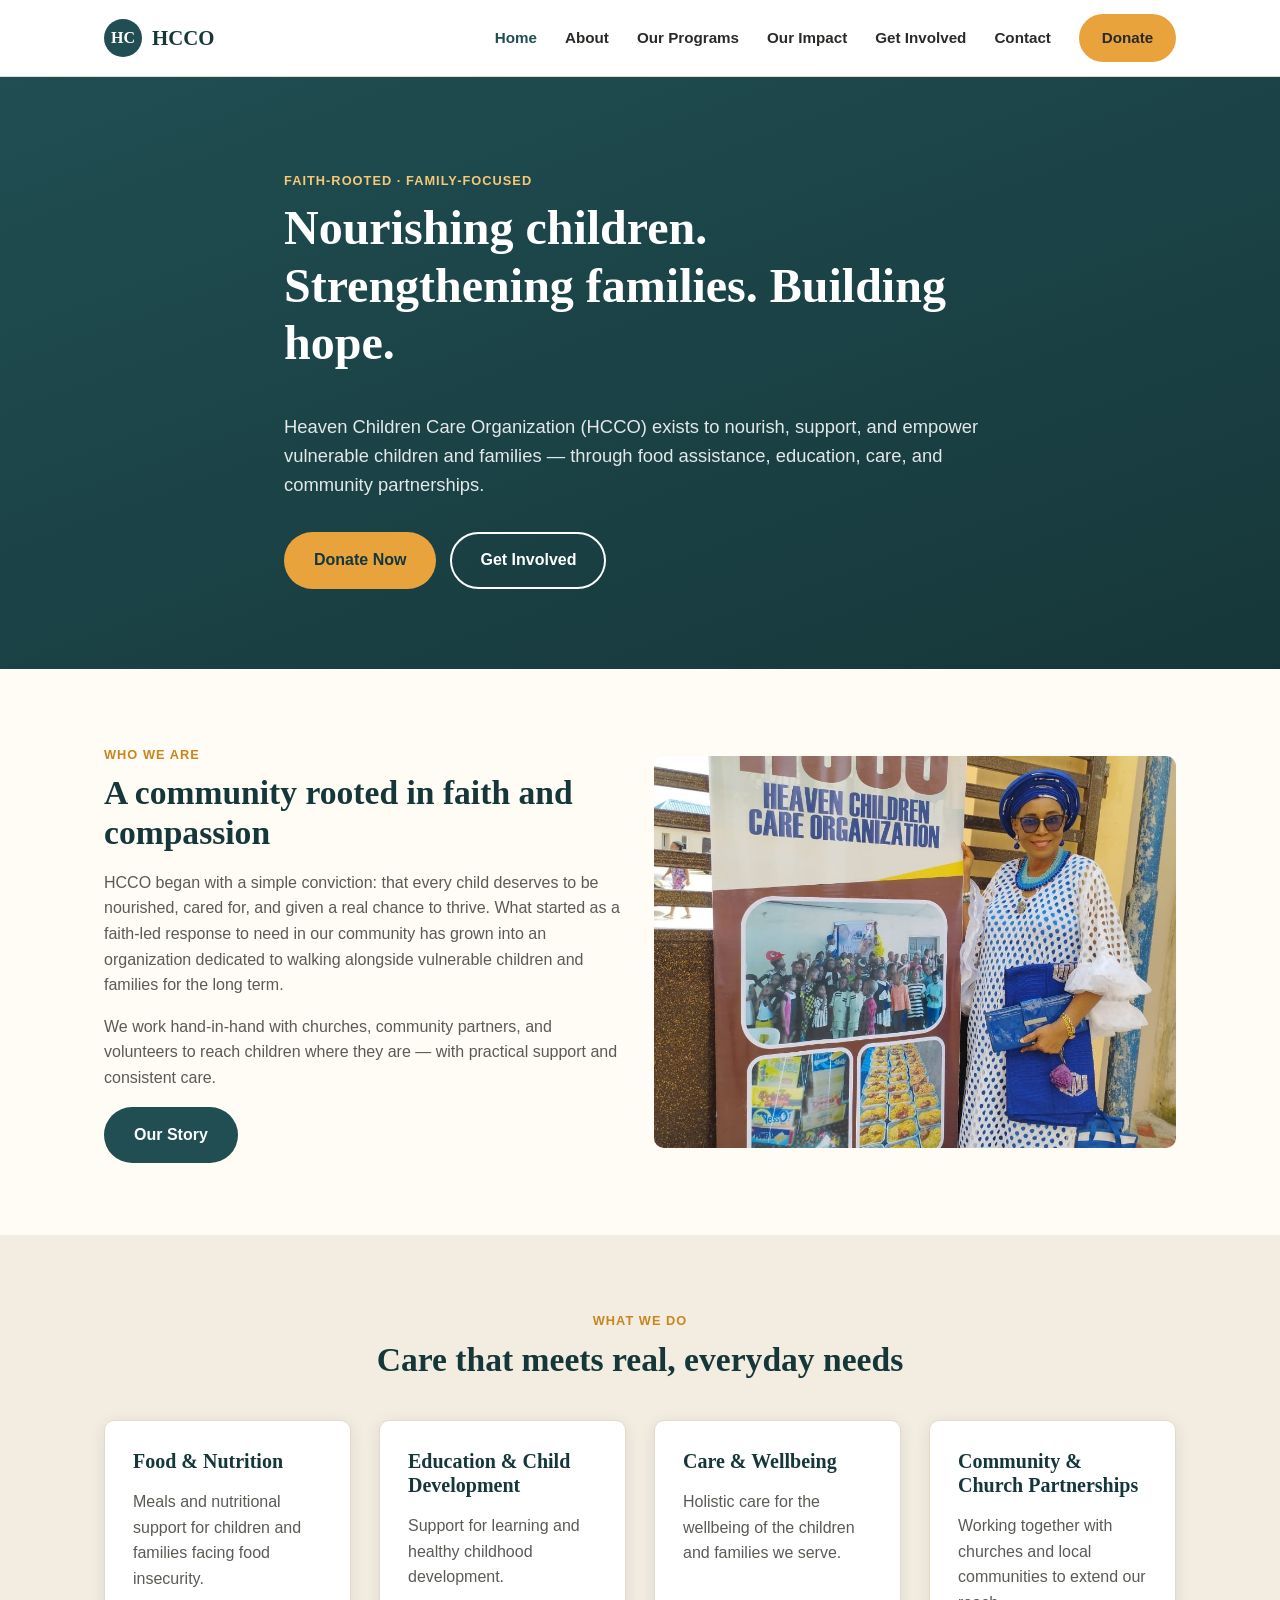
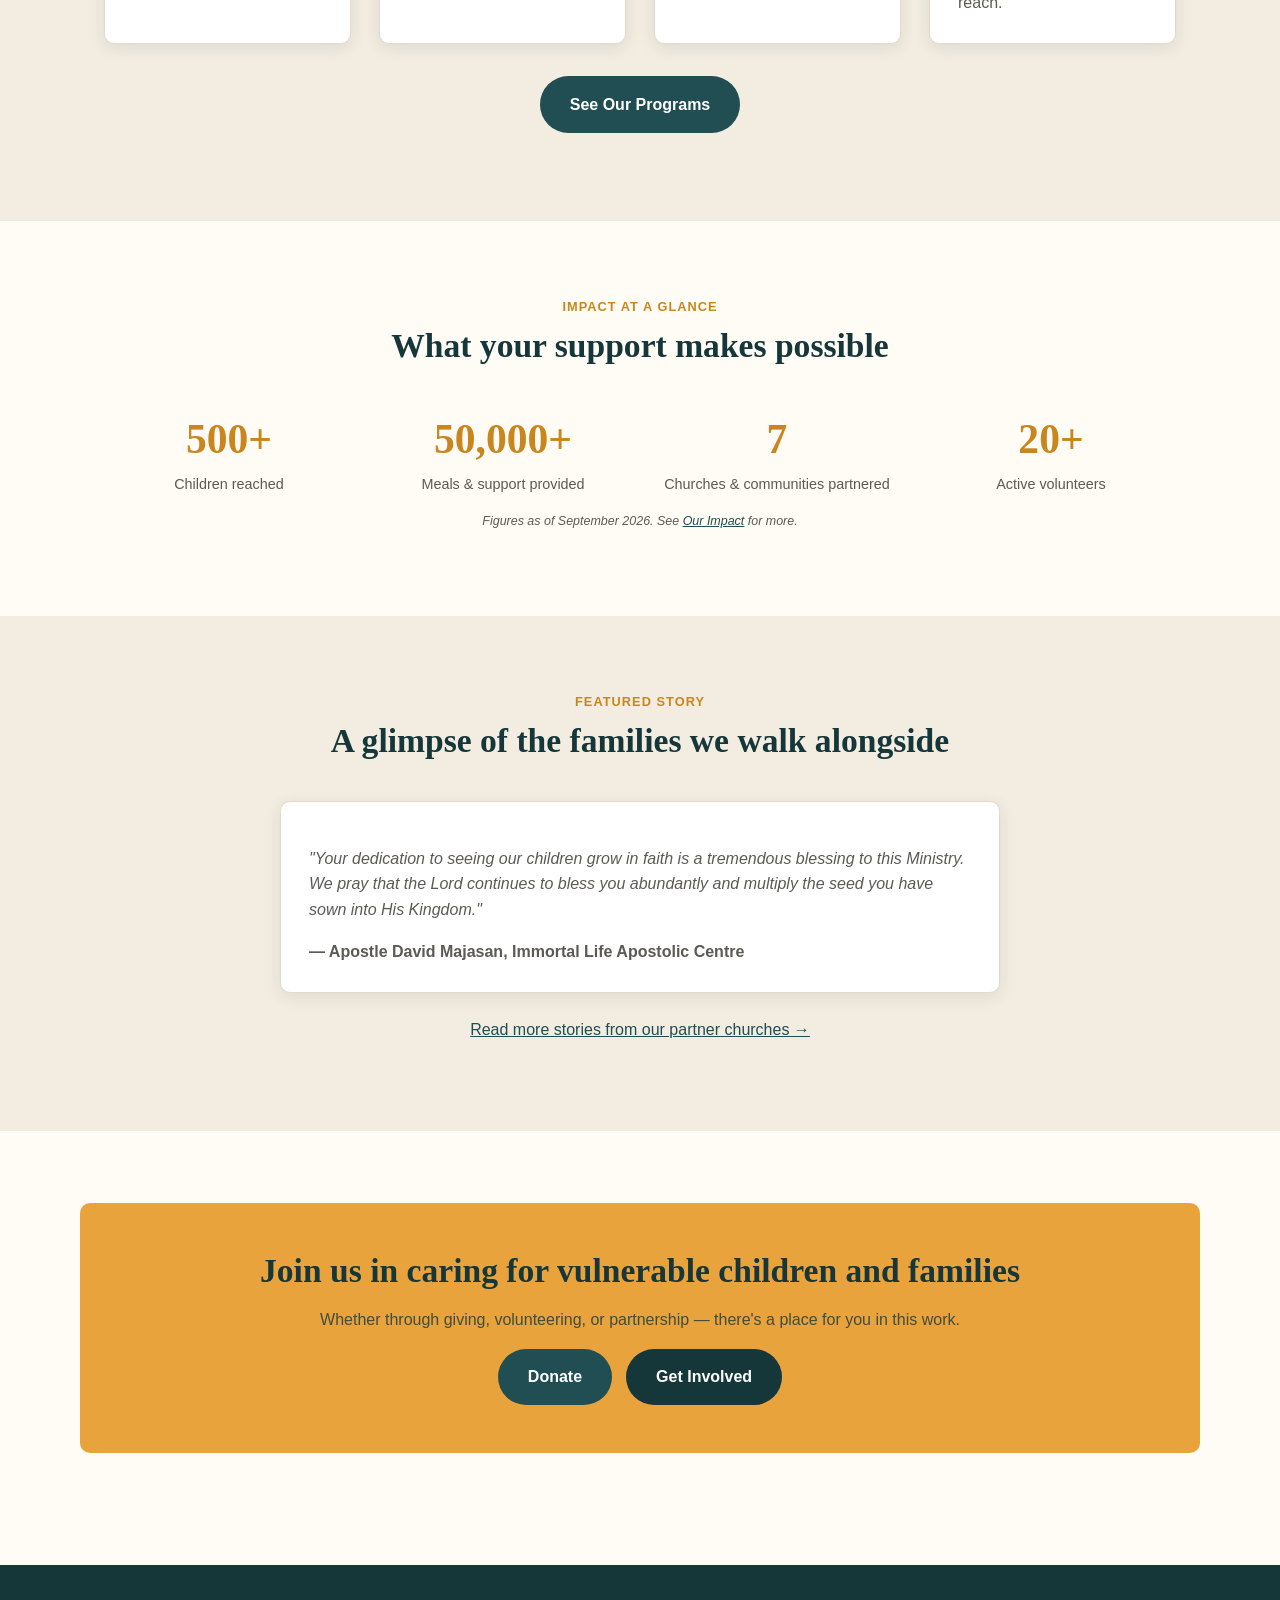
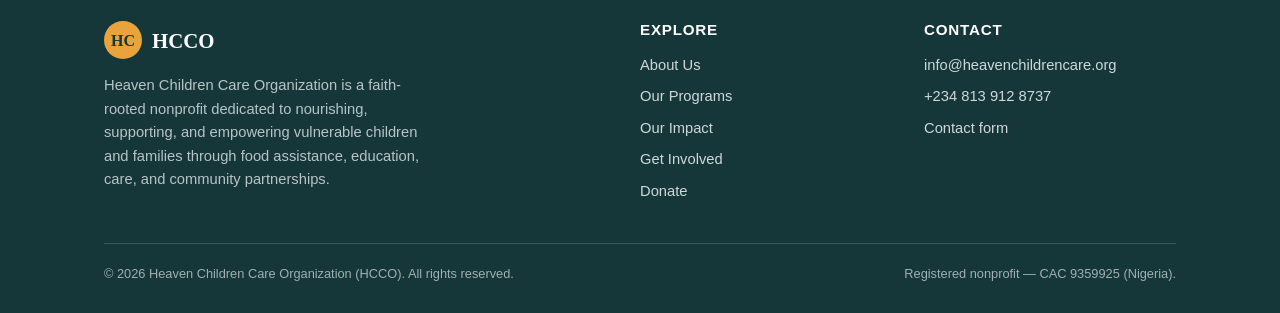
<file: index.html>
<!DOCTYPE html>
<html lang="en">
<head>
<meta charset="UTF-8">
<meta name="viewport" content="width=device-width, initial-scale=1.0">
<title>HCCO — Heaven Children Care Organization</title>
<meta name="description" content="Heaven Children Care Organization (HCCO) is a faith-rooted nonprofit dedicated to nourishing, supporting, and empowering vulnerable children and families.">
<link rel="stylesheet" href="assets/css/style.css">
</head>
<body>

<header class="site-header">
  <nav class="nav-wrap">
    <a href="index.html" class="logo"><span class="logo-mark">HC</span> HCCO</a>
    <button class="nav-toggle" aria-label="Toggle navigation" aria-expanded="false"><span></span><span></span><span></span></button>
    <ul class="nav-links">
      <li><a href="index.html">Home</a></li>
      <li><a href="about.html">About</a></li>
      <li><a href="programs.html">Our Programs</a></li>
      <li><a href="impact.html">Our Impact</a></li>
      <li><a href="get-involved.html">Get Involved</a></li>
      <li><a href="contact.html">Contact</a></li>
      <li><a href="donate.html" class="btn btn-accent">Donate</a></li>
    </ul>
  </nav>
</header>

<section class="hero">
  <div class="container">
    <span class="eyebrow" style="color:#F4C978;">Faith-rooted &middot; Family-focused</span>
    <h1 style="color:#fff;">Nourishing children. Strengthening families. Building hope.</h1>
    <p class="lead">Heaven Children Care Organization (HCCO) exists to nourish, support, and empower vulnerable children and families — through food assistance, education, care, and community partnerships.</p>
    <div class="hero-actions">
      <a href="donate.html" class="btn btn-accent">Donate Now</a>
      <a href="get-involved.html" class="btn btn-outline">Get Involved</a>
    </div>
  </div>
</section>

<section>
  <div class="container grid grid-2" style="align-items:center;">
    <div>
      <span class="eyebrow">Who We Are</span>
      <h2>A community rooted in faith and compassion</h2>
      <p>HCCO began with a simple conviction: that every child deserves to be nourished, cared for, and given a real chance to thrive. What started as a faith-led response to need in our community has grown into an organization dedicated to walking alongside vulnerable children and families for the long term.</p>
      <p>We work hand-in-hand with churches, community partners, and volunteers to reach children where they are — with practical support and consistent care.</p>
      <a href="about.html" class="btn btn-primary">Our Story</a>
    </div>
    <div class="gallery" style="grid-template-columns:1fr;">
      <div class="ph photo"><img src="assets/img/leader-banner-portrait.jpg" alt="HCCO representative beside the organization's banner"></div>
    </div>
  </div>
</section>

<section class="alt">
  <div class="container">
    <div class="section-head center">
      <span class="eyebrow">What We Do</span>
      <h2>Care that meets real, everyday needs</h2>
    </div>
    <div class="grid grid-4">
      <div class="card">
        <h3>Food &amp; Nutrition</h3>
        <p>Meals and nutritional support for children and families facing food insecurity.</p>
      </div>
      <div class="card">
        <h3>Education &amp; Child Development</h3>
        <p>Support for learning and healthy childhood development.</p>
      </div>
      <div class="card">
        <h3>Care &amp; Wellbeing</h3>
        <p>Holistic care for the wellbeing of the children and families we serve.</p>
      </div>
      <div class="card">
        <h3>Community &amp; Church Partnerships</h3>
        <p>Working together with churches and local communities to extend our reach.</p>
      </div>
    </div>
    <p style="text-align:center; margin-top:2rem;"><a href="programs.html" class="btn btn-primary">See Our Programs</a></p>
  </div>
</section>

<section>
  <div class="container">
    <div class="section-head center">
      <span class="eyebrow">Impact at a Glance</span>
      <h2>What your support makes possible</h2>
    </div>
    <div class="stats">
      <div class="stat">
        <div class="num">500+</div>
        <div class="label">Children reached</div>
      </div>
      <div class="stat">
        <div class="num">50,000+</div>
        <div class="label">Meals &amp; support provided</div>
      </div>
      <div class="stat">
        <div class="num">7</div>
        <div class="label">Churches &amp; communities partnered</div>
      </div>
      <div class="stat">
        <div class="num">20+</div>
        <div class="label">Active volunteers</div>
      </div>
    </div>
    <p class="placeholder-note" style="text-align:center; margin-top:1rem;">Figures as of September 2026. See <a href="impact.html">Our Impact</a> for more.</p>
  </div>
</section>

<section class="alt">
  <div class="container">
    <div class="section-head center">
      <span class="eyebrow">Featured Story</span>
      <h2>A glimpse of the families we walk alongside</h2>
    </div>
    <div class="card" style="max-width:720px; margin:0 auto;">
      <p style="font-style:italic;">"Your dedication to seeing our children grow in faith is a tremendous blessing to this Ministry. We pray that the Lord continues to bless you abundantly and multiply the seed you have sown into His Kingdom."</p>
      <p style="margin-bottom:0;"><strong>— Apostle David Majasan, Immortal Life Apostolic Centre</strong></p>
    </div>
    <p style="text-align:center; margin-top:1.5rem;"><a href="impact.html">Read more stories from our partner churches &rarr;</a></p>
  </div>
</section>

<section>
  <div class="container cta-banner">
    <h2>Join us in caring for vulnerable children and families</h2>
    <p>Whether through giving, volunteering, or partnership — there's a place for you in this work.</p>
    <div class="hero-actions" style="justify-content:center;">
      <a href="donate.html" class="btn btn-primary" style="color:#fff;">Donate</a>
      <a href="get-involved.html" class="btn" style="background:var(--color-primary-dark); color:#fff;">Get Involved</a>
    </div>
  </div>
</section>

<footer class="site-footer">
  <div class="container">
    <div class="footer-grid">
      <div>
        <div class="logo"><span class="logo-mark">HC</span> HCCO</div>
        <p>Heaven Children Care Organization is a faith-rooted nonprofit dedicated to nourishing, supporting, and empowering vulnerable children and families through food assistance, education, care, and community partnerships.</p>
      </div>
      <div>
        <h4>Explore</h4>
        <a href="about.html">About Us</a>
        <a href="programs.html">Our Programs</a>
        <a href="impact.html">Our Impact</a>
        <a href="get-involved.html">Get Involved</a>
        <a href="donate.html">Donate</a>
      </div>
      <div>
        <h4>Contact</h4>
        <a href="mailto:info@heavenchildrencare.org">info@heavenchildrencare.org</a>
        <a href="tel:+2348139128737">+234 813 912 8737</a>
        <a href="contact.html">Contact form</a>
      </div>
    </div>
    <div class="footer-bottom">
      <span>&copy; 2026 Heaven Children Care Organization (HCCO). All rights reserved.</span>
      <span>Registered nonprofit — CAC 9359925 (Nigeria).</span>
    </div>
  </div>
</footer>

<script src="assets/js/script.js"></script>
</body>
</html>
</file>
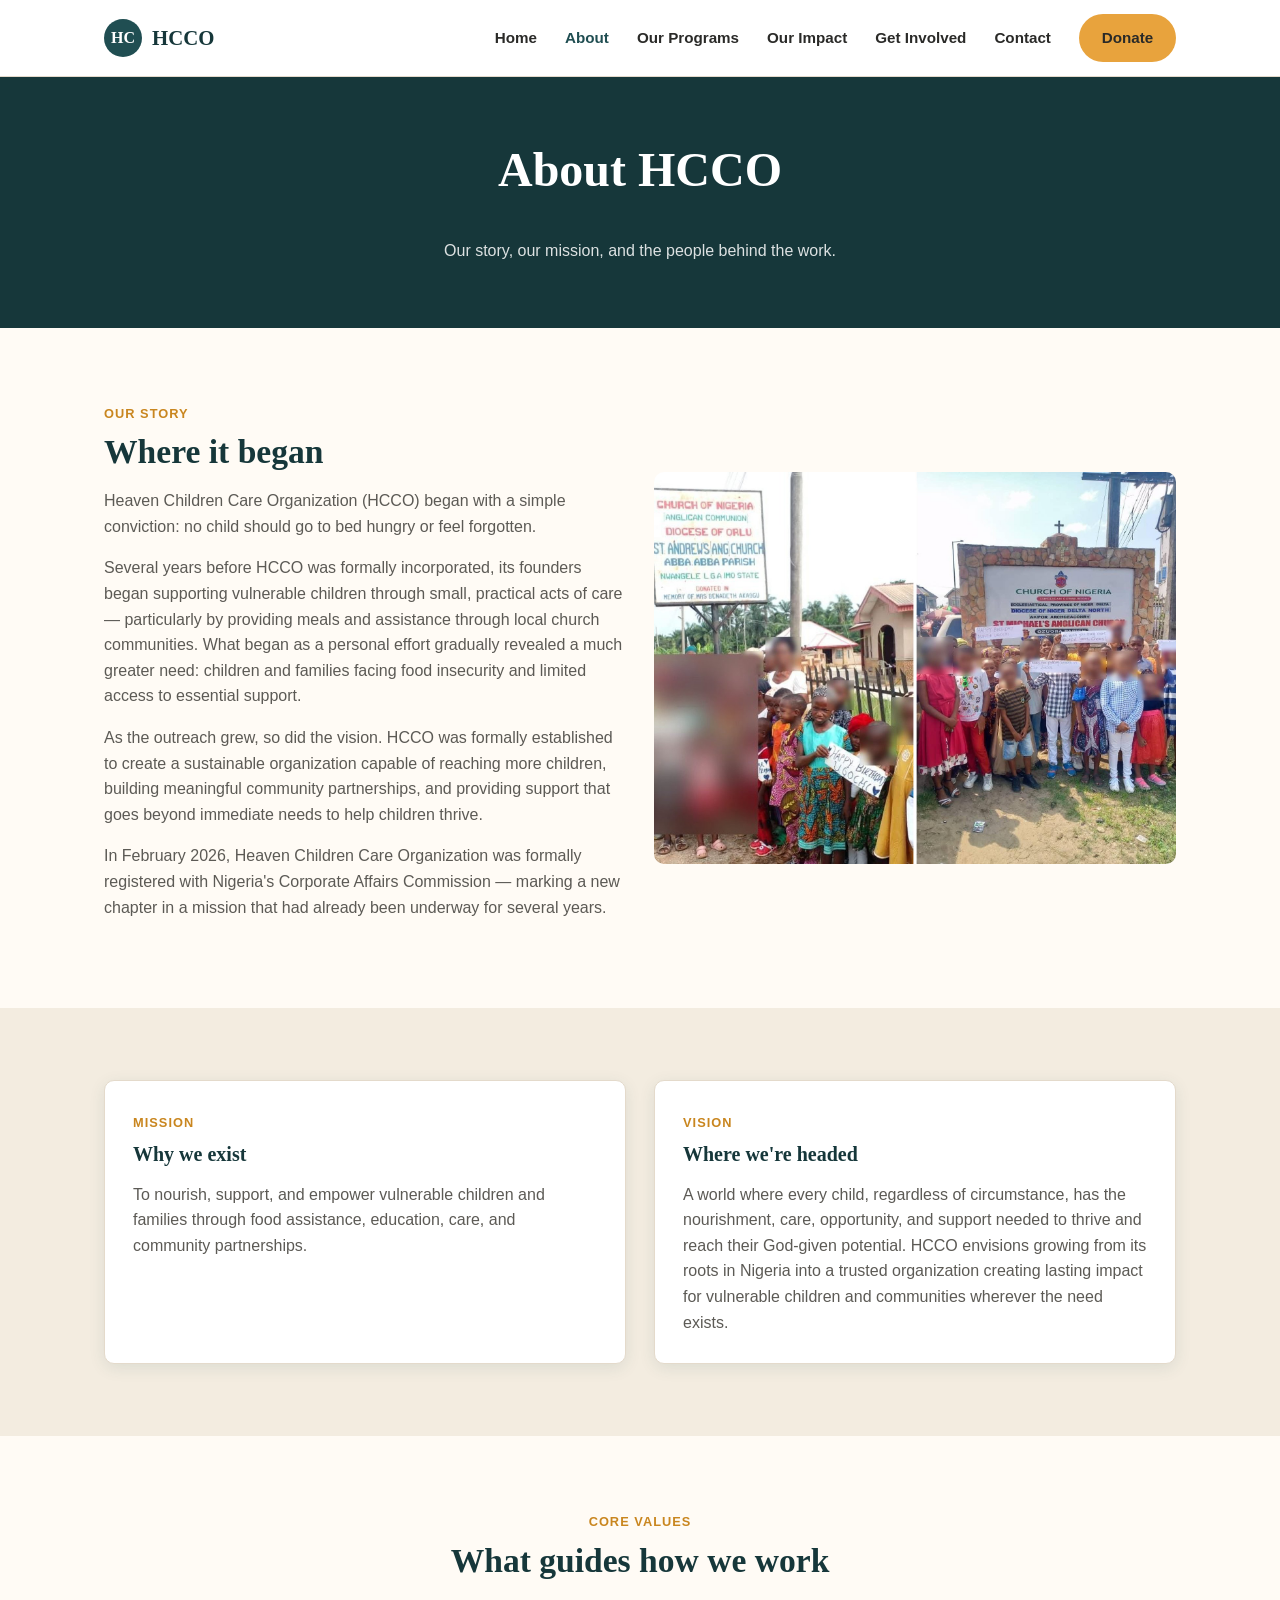
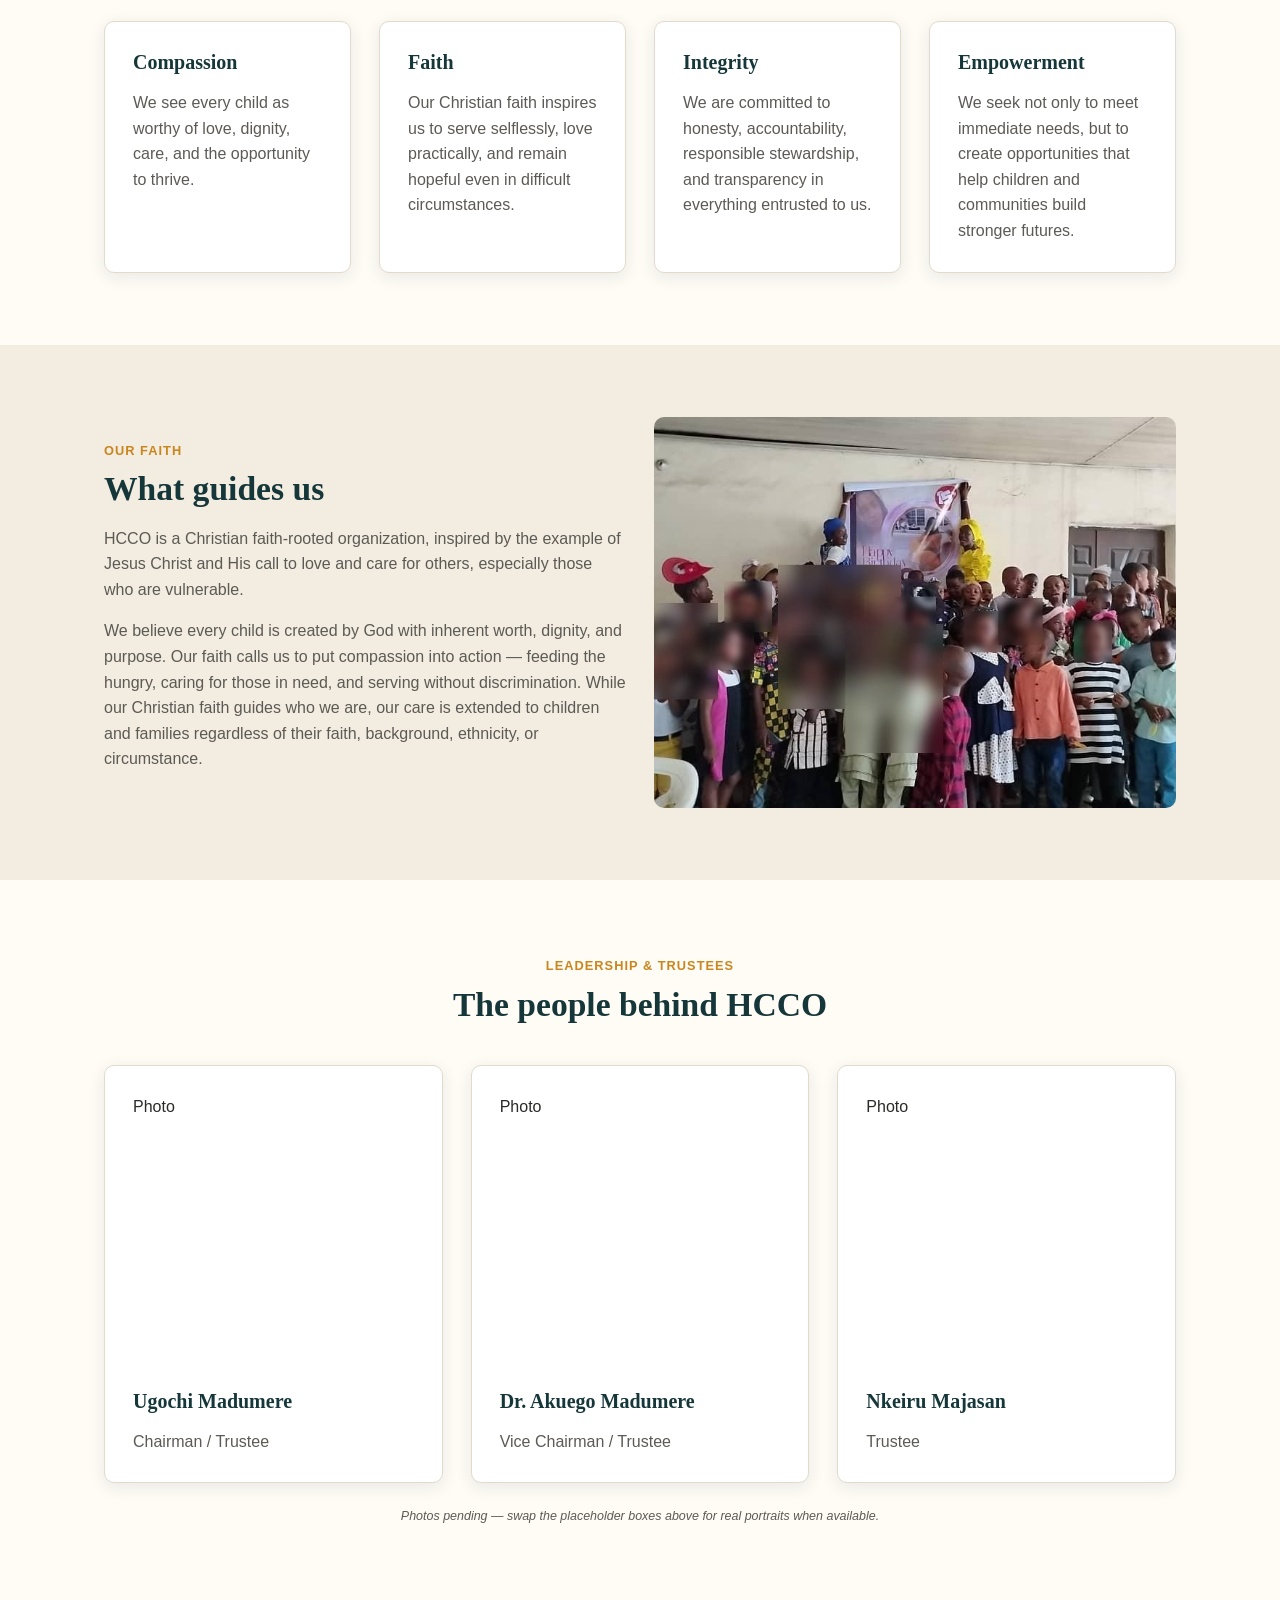
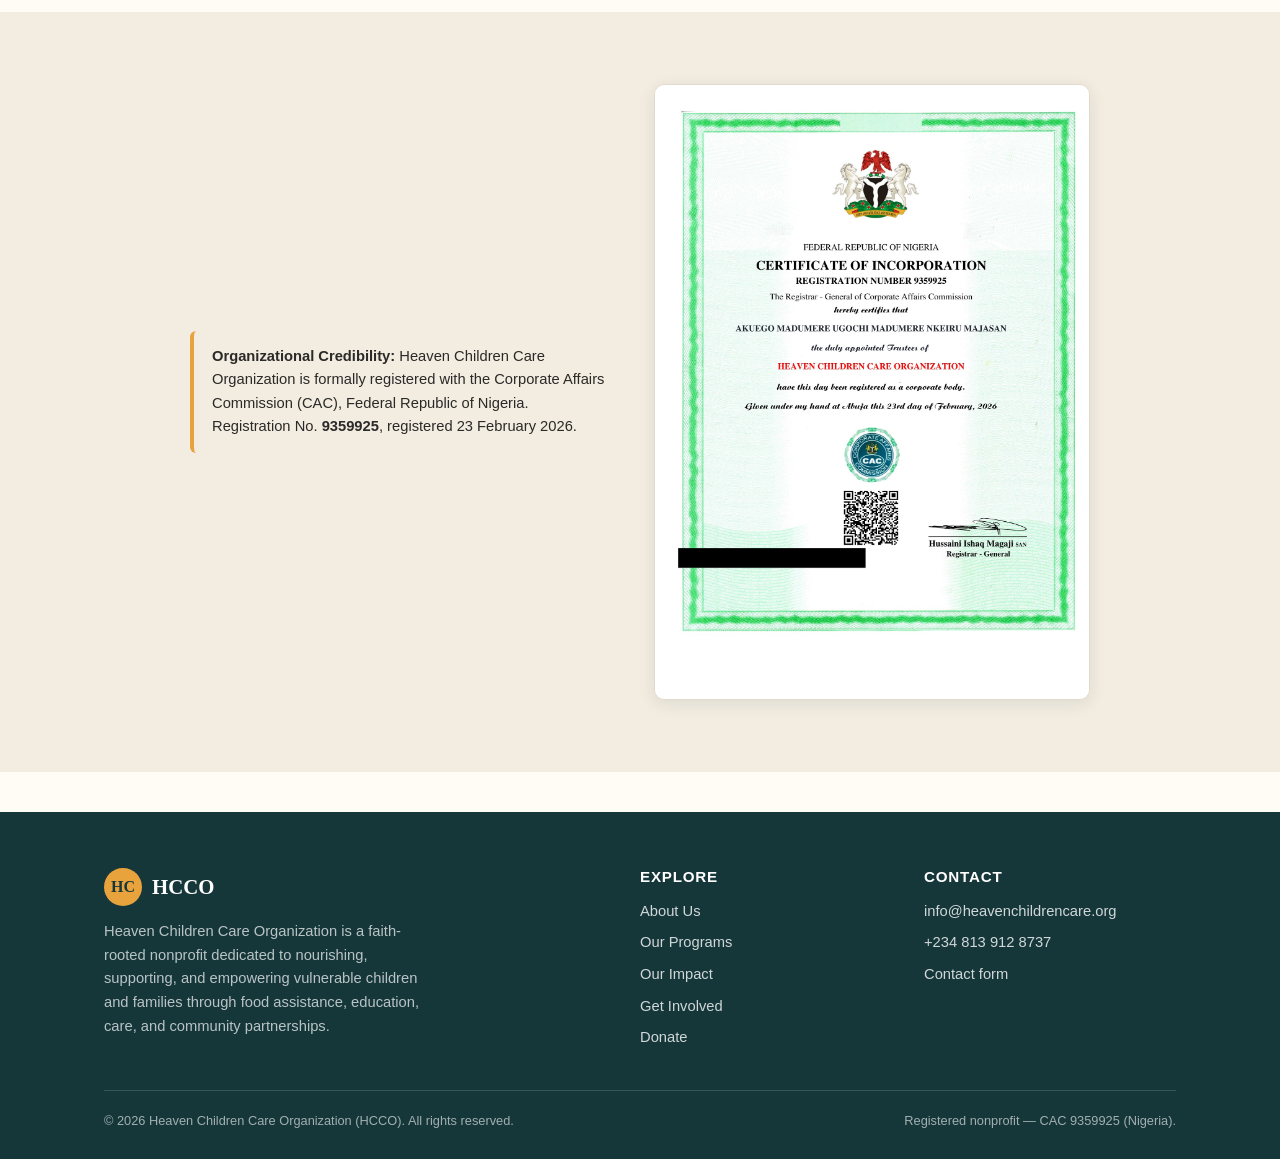
<file: about.html>
<!DOCTYPE html>
<html lang="en">
<head>
<meta charset="UTF-8">
<meta name="viewport" content="width=device-width, initial-scale=1.0">
<title>About Us — HCCO</title>
<meta name="description" content="Learn about Heaven Children Care Organization's story, mission, vision, values, and leadership.">
<link rel="stylesheet" href="assets/css/style.css">
</head>
<body>

<header class="site-header">
  <nav class="nav-wrap">
    <a href="index.html" class="logo"><span class="logo-mark">HC</span> HCCO</a>
    <button class="nav-toggle" aria-label="Toggle navigation" aria-expanded="false"><span></span><span></span><span></span></button>
    <ul class="nav-links">
      <li><a href="index.html">Home</a></li>
      <li><a href="about.html">About</a></li>
      <li><a href="programs.html">Our Programs</a></li>
      <li><a href="impact.html">Our Impact</a></li>
      <li><a href="get-involved.html">Get Involved</a></li>
      <li><a href="contact.html">Contact</a></li>
      <li><a href="donate.html" class="btn btn-accent">Donate</a></li>
    </ul>
  </nav>
</header>

<section class="page-hero">
  <div class="container">
    <h1>About HCCO</h1>
    <p>Our story, our mission, and the people behind the work.</p>
  </div>
</section>

<section>
  <div class="container grid grid-2" style="align-items:center;">
    <div>
      <span class="eyebrow">Our Story</span>
      <h2>Where it began</h2>
      <p>Heaven Children Care Organization (HCCO) began with a simple conviction: no child should go to bed hungry or feel forgotten.</p>
      <p>Several years before HCCO was formally incorporated, its founders began supporting vulnerable children through small, practical acts of care — particularly by providing meals and assistance through local church communities. What began as a personal effort gradually revealed a much greater need: children and families facing food insecurity and limited access to essential support.</p>
      <p>As the outreach grew, so did the vision. HCCO was formally established to create a sustainable organization capable of reaching more children, building meaningful community partnerships, and providing support that goes beyond immediate needs to help children thrive.</p>
      <p>In February 2026, Heaven Children Care Organization was formally registered with Nigeria's Corporate Affairs Commission — marking a new chapter in a mission that had already been underway for several years.</p>
    </div>
    <div class="gallery" style="grid-template-columns:1fr;">
      <div class="ph photo"><img src="assets/img/about-churches-collage.jpg" alt="Children at St. Andrew's Anglican Church, Abba and St. Michael's Anglican Church, Ozuoba, two of HCCO's partner churches"></div>
    </div>
  </div>
</section>

<section class="alt">
  <div class="container grid grid-2">
    <div class="card">
      <span class="eyebrow">Mission</span>
      <h3>Why we exist</h3>
      <p>To nourish, support, and empower vulnerable children and families through food assistance, education, care, and community partnerships.</p>
    </div>
    <div class="card">
      <span class="eyebrow">Vision</span>
      <h3>Where we're headed</h3>
      <p>A world where every child, regardless of circumstance, has the nourishment, care, opportunity, and support needed to thrive and reach their God-given potential. HCCO envisions growing from its roots in Nigeria into a trusted organization creating lasting impact for vulnerable children and communities wherever the need exists.</p>
    </div>
  </div>
</section>

<section>
  <div class="container">
    <div class="section-head center">
      <span class="eyebrow">Core Values</span>
      <h2>What guides how we work</h2>
    </div>
    <div class="grid grid-4">
      <div class="card"><h3>Compassion</h3><p>We see every child as worthy of love, dignity, care, and the opportunity to thrive.</p></div>
      <div class="card"><h3>Faith</h3><p>Our Christian faith inspires us to serve selflessly, love practically, and remain hopeful even in difficult circumstances.</p></div>
      <div class="card"><h3>Integrity</h3><p>We are committed to honesty, accountability, responsible stewardship, and transparency in everything entrusted to us.</p></div>
      <div class="card"><h3>Empowerment</h3><p>We seek not only to meet immediate needs, but to create opportunities that help children and communities build stronger futures.</p></div>
    </div>
  </div>
</section>

<section class="alt">
  <div class="container grid grid-2" style="align-items:center;">
    <div>
      <span class="eyebrow">Our Faith</span>
      <h2>What guides us</h2>
      <p>HCCO is a Christian faith-rooted organization, inspired by the example of Jesus Christ and His call to love and care for others, especially those who are vulnerable.</p>
      <p>We believe every child is created by God with inherent worth, dignity, and purpose. Our faith calls us to put compassion into action — feeding the hungry, caring for those in need, and serving without discrimination. While our Christian faith guides who we are, our care is extended to children and families regardless of their faith, background, ethnicity, or circumstance.</p>
    </div>
    <div class="gallery" style="grid-template-columns:1fr;">
      <div class="ph photo"><img src="assets/img/event-indoor-banner.jpg" alt="Children gathered indoors with the HCCO banner"></div>
    </div>
  </div>
</section>

<section>
  <div class="container">
    <div class="section-head center">
      <span class="eyebrow">Leadership &amp; Trustees</span>
      <h2>The people behind HCCO</h2>
    </div>
    <div class="grid grid-3">
      <div class="card">
        <div class="ph" style="aspect-ratio:1; margin-bottom:14px;">Photo</div>
        <h3>Ugochi Madumere</h3>
        <p>Chairman / Trustee</p>
      </div>
      <div class="card">
        <div class="ph" style="aspect-ratio:1; margin-bottom:14px;">Photo</div>
        <h3>Dr. Akuego Madumere</h3>
        <p>Vice Chairman / Trustee</p>
      </div>
      <div class="card">
        <div class="ph" style="aspect-ratio:1; margin-bottom:14px;">Photo</div>
        <h3>Nkeiru Majasan</h3>
        <p>Trustee</p>
      </div>
    </div>
    <p class="placeholder-note" style="text-align:center; margin-top:1.5rem;">Photos pending — swap the placeholder boxes above for real portraits when available.</p>
  </div>
</section>

<section class="alt">
  <div class="container">
    <div class="grid grid-2" style="align-items:center; max-width:900px; margin:0 auto;">
      <div class="notice">
        <strong>Organizational Credibility:</strong> Heaven Children Care Organization is formally registered with the Corporate Affairs Commission (CAC), Federal Republic of Nigeria. Registration No. <strong>9359925</strong>, registered 23 February 2026.
      </div>
      <div>
        <img src="assets/img/cac-certificate.jpg" alt="HCCO's Certificate of Incorporation from Nigeria's Corporate Affairs Commission" style="width:100%; border-radius:var(--radius); box-shadow:var(--shadow); border:1px solid var(--color-border);">
      </div>
    </div>
  </div>
</section>

<footer class="site-footer">
  <div class="container">
    <div class="footer-grid">
      <div>
        <div class="logo"><span class="logo-mark">HC</span> HCCO</div>
        <p>Heaven Children Care Organization is a faith-rooted nonprofit dedicated to nourishing, supporting, and empowering vulnerable children and families through food assistance, education, care, and community partnerships.</p>
      </div>
      <div>
        <h4>Explore</h4>
        <a href="about.html">About Us</a>
        <a href="programs.html">Our Programs</a>
        <a href="impact.html">Our Impact</a>
        <a href="get-involved.html">Get Involved</a>
        <a href="donate.html">Donate</a>
      </div>
      <div>
        <h4>Contact</h4>
        <a href="mailto:info@heavenchildrencare.org">info@heavenchildrencare.org</a>
        <a href="tel:+2348139128737">+234 813 912 8737</a>
        <a href="contact.html">Contact form</a>
      </div>
    </div>
    <div class="footer-bottom">
      <span>&copy; 2026 Heaven Children Care Organization (HCCO). All rights reserved.</span>
      <span>Registered nonprofit — CAC 9359925 (Nigeria).</span>
    </div>
  </div>
</footer>

<script src="assets/js/script.js"></script>
</body>
</html>
</file>
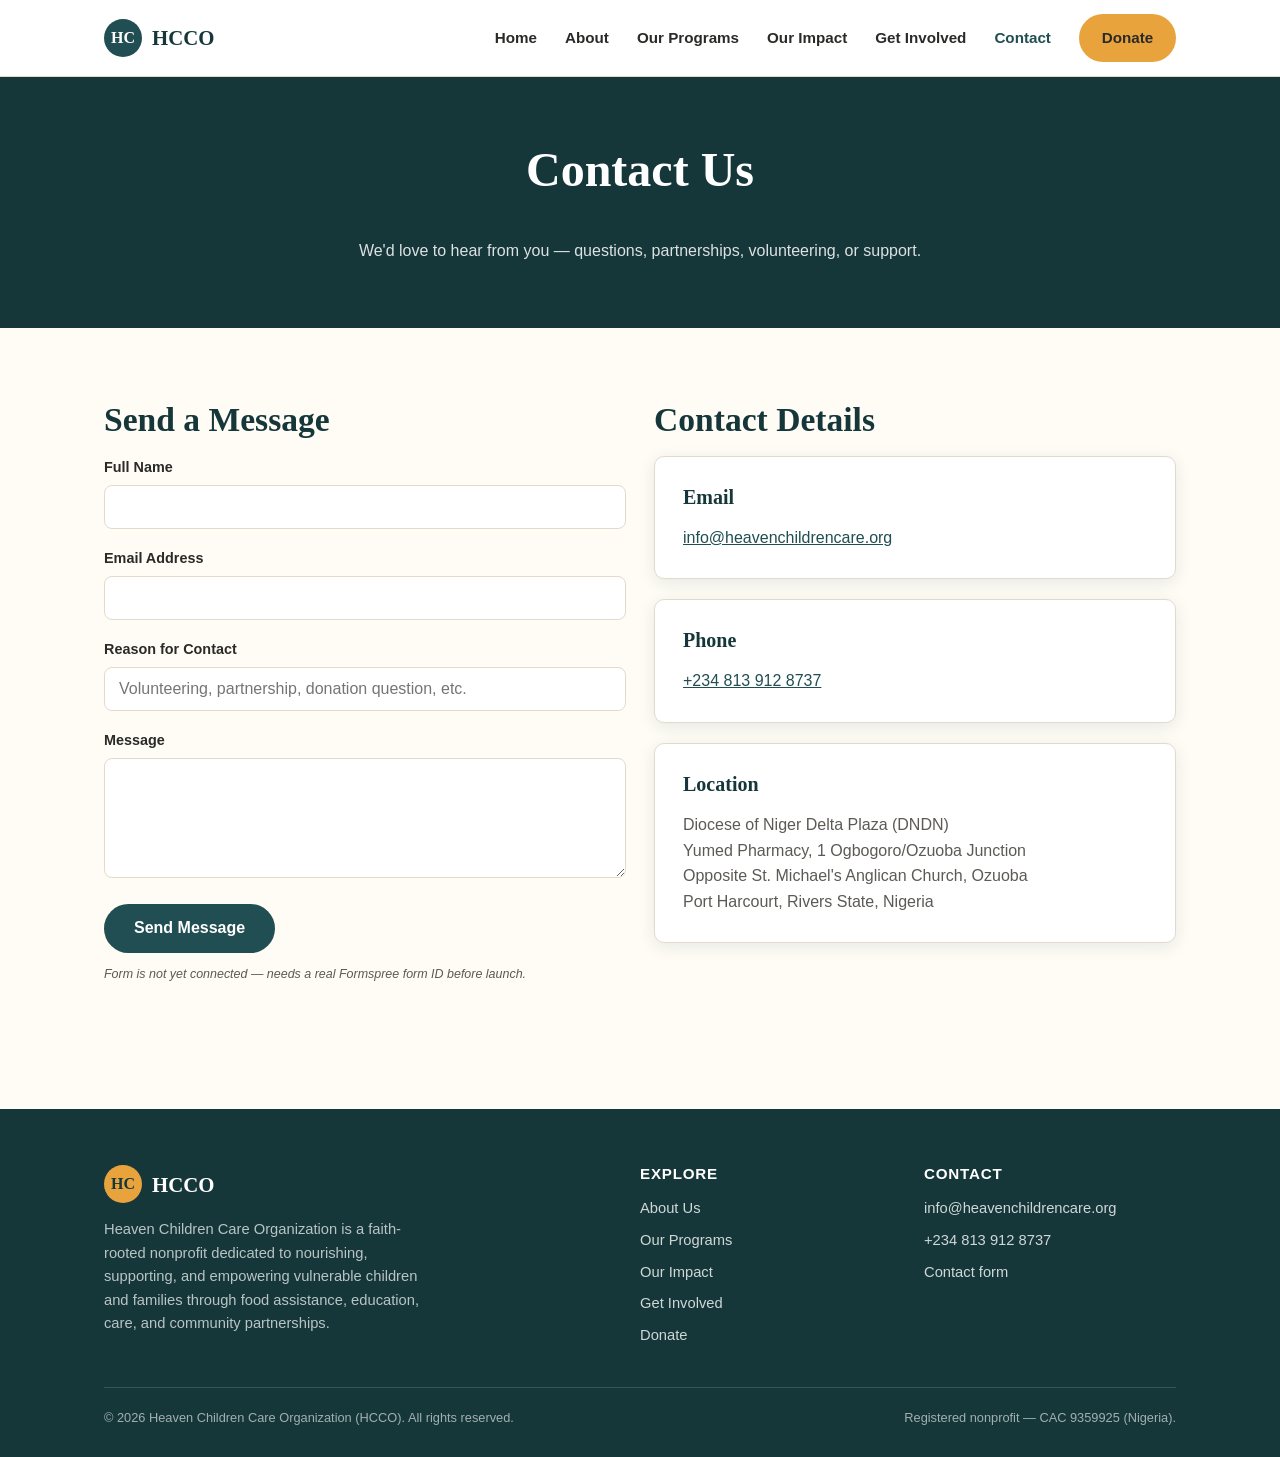
<file: contact.html>
<!DOCTYPE html>
<html lang="en">
<head>
<meta charset="UTF-8">
<meta name="viewport" content="width=device-width, initial-scale=1.0">
<title>Contact Us — HCCO</title>
<meta name="description" content="Get in touch with Heaven Children Care Organization.">
<link rel="stylesheet" href="assets/css/style.css">
</head>
<body>

<header class="site-header">
  <nav class="nav-wrap">
    <a href="index.html" class="logo"><span class="logo-mark">HC</span> HCCO</a>
    <button class="nav-toggle" aria-label="Toggle navigation" aria-expanded="false"><span></span><span></span><span></span></button>
    <ul class="nav-links">
      <li><a href="index.html">Home</a></li>
      <li><a href="about.html">About</a></li>
      <li><a href="programs.html">Our Programs</a></li>
      <li><a href="impact.html">Our Impact</a></li>
      <li><a href="get-involved.html">Get Involved</a></li>
      <li><a href="contact.html">Contact</a></li>
      <li><a href="donate.html" class="btn btn-accent">Donate</a></li>
    </ul>
  </nav>
</header>

<section class="page-hero">
  <div class="container">
    <h1>Contact Us</h1>
    <p>We'd love to hear from you — questions, partnerships, volunteering, or support.</p>
  </div>
</section>

<section>
  <div class="container grid grid-2">
    <div>
      <h2>Send a Message</h2>
      <!--
        TODO (Ugochi): Replace YOUR_FORM_ID below with your real Formspree form ID.
        1. Create a free account at https://formspree.io
        2. Create a new form, copy its endpoint (looks like https://formspree.io/f/xxxxxxx)
        3. Replace the form action below with that URL.
      -->
      <form action="https://formspree.io/f/YOUR_FORM_ID" method="POST">
        <div class="field">
          <label for="name">Full Name</label>
          <input type="text" id="name" name="name" required>
        </div>
        <div class="field">
          <label for="email">Email Address</label>
          <input type="email" id="email" name="email" required>
        </div>
        <div class="field">
          <label for="reason">Reason for Contact</label>
          <input type="text" id="reason" name="reason" placeholder="Volunteering, partnership, donation question, etc.">
        </div>
        <div class="field">
          <label for="message">Message</label>
          <textarea id="message" name="message" required></textarea>
        </div>
        <button type="submit" class="btn btn-primary">Send Message</button>
      </form>
      <p class="placeholder-note" style="margin-top:12px;">Form is not yet connected — needs a real Formspree form ID before launch.</p>
    </div>

    <div>
      <h2>Contact Details</h2>
      <div class="card" style="margin-bottom:20px;">
        <h3>Email</h3>
        <p><a href="mailto:info@heavenchildrencare.org">info@heavenchildrencare.org</a></p>
      </div>
      <div class="card" style="margin-bottom:20px;">
        <h3>Phone</h3>
        <p><a href="tel:+2348139128737">+234 813 912 8737</a></p>
      </div>
      <div class="card">
        <h3>Location</h3>
        <p>Diocese of Niger Delta Plaza (DNDN)<br>Yumed Pharmacy, 1 Ogbogoro/Ozuoba Junction<br>Opposite St. Michael's Anglican Church, Ozuoba<br>Port Harcourt, Rivers State, Nigeria</p>
      </div>
    </div>
  </div>
</section>

<footer class="site-footer">
  <div class="container">
    <div class="footer-grid">
      <div>
        <div class="logo"><span class="logo-mark">HC</span> HCCO</div>
        <p>Heaven Children Care Organization is a faith-rooted nonprofit dedicated to nourishing, supporting, and empowering vulnerable children and families through food assistance, education, care, and community partnerships.</p>
      </div>
      <div>
        <h4>Explore</h4>
        <a href="about.html">About Us</a>
        <a href="programs.html">Our Programs</a>
        <a href="impact.html">Our Impact</a>
        <a href="get-involved.html">Get Involved</a>
        <a href="donate.html">Donate</a>
      </div>
      <div>
        <h4>Contact</h4>
        <a href="mailto:info@heavenchildrencare.org">info@heavenchildrencare.org</a>
        <a href="tel:+2348139128737">+234 813 912 8737</a>
        <a href="contact.html">Contact form</a>
      </div>
    </div>
    <div class="footer-bottom">
      <span>&copy; 2026 Heaven Children Care Organization (HCCO). All rights reserved.</span>
      <span>Registered nonprofit — CAC 9359925 (Nigeria).</span>
    </div>
  </div>
</footer>

<script src="assets/js/script.js"></script>
</body>
</html>
</file>
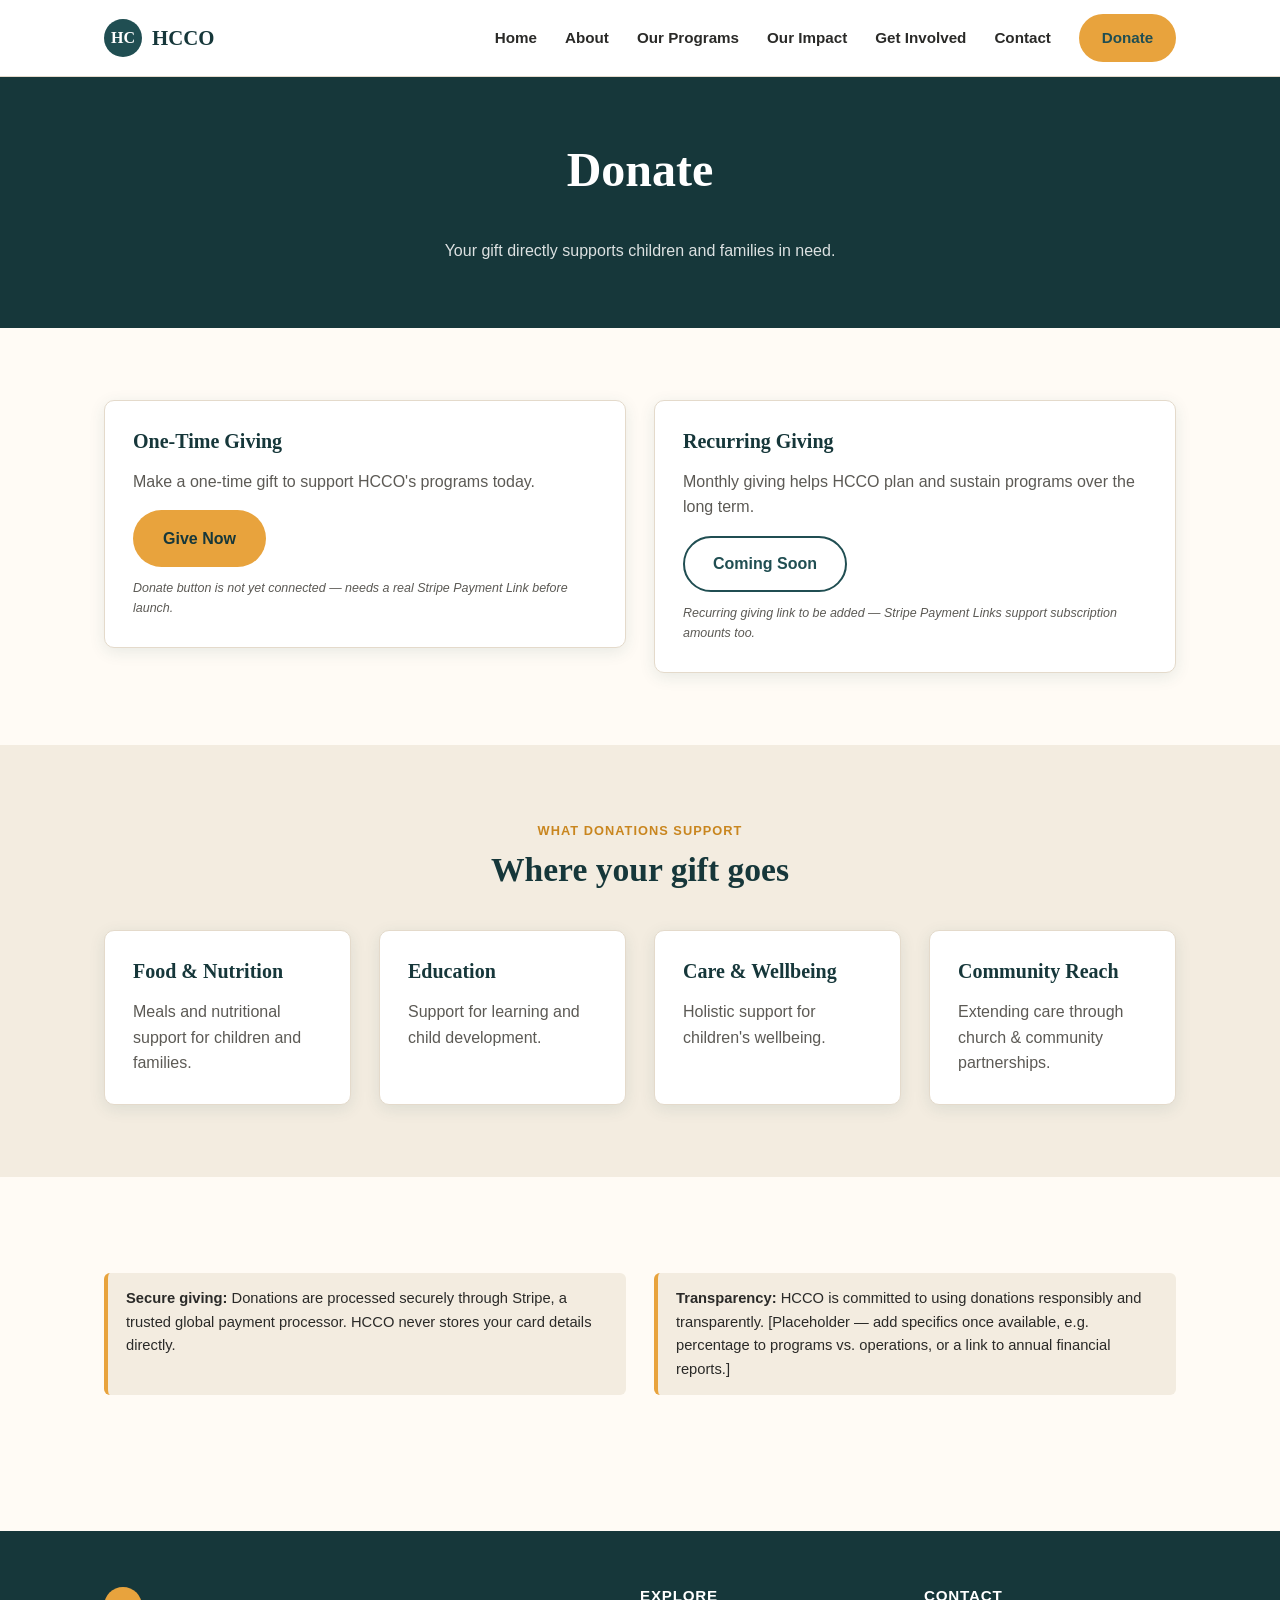
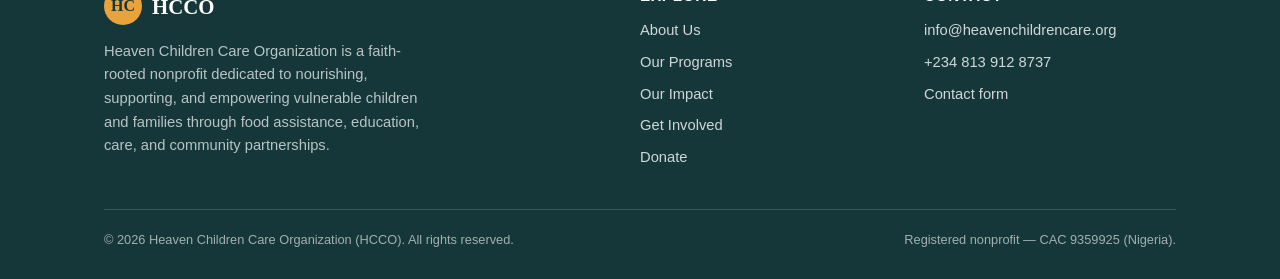
<file: donate.html>
<!DOCTYPE html>
<html lang="en">
<head>
<meta charset="UTF-8">
<meta name="viewport" content="width=device-width, initial-scale=1.0">
<title>Donate — HCCO</title>
<meta name="description" content="Support Heaven Children Care Organization's work with a one-time or recurring donation.">
<link rel="stylesheet" href="assets/css/style.css">
</head>
<body>

<header class="site-header">
  <nav class="nav-wrap">
    <a href="index.html" class="logo"><span class="logo-mark">HC</span> HCCO</a>
    <button class="nav-toggle" aria-label="Toggle navigation" aria-expanded="false"><span></span><span></span><span></span></button>
    <ul class="nav-links">
      <li><a href="index.html">Home</a></li>
      <li><a href="about.html">About</a></li>
      <li><a href="programs.html">Our Programs</a></li>
      <li><a href="impact.html">Our Impact</a></li>
      <li><a href="get-involved.html">Get Involved</a></li>
      <li><a href="contact.html">Contact</a></li>
      <li><a href="donate.html" class="btn btn-accent">Donate</a></li>
    </ul>
  </nav>
</header>

<section class="page-hero">
  <div class="container">
    <h1>Donate</h1>
    <p>Your gift directly supports children and families in need.</p>
  </div>
</section>

<section>
  <div class="container grid grid-2" style="align-items:flex-start;">
    <div class="card">
      <h3>One-Time Giving</h3>
      <p>Make a one-time gift to support HCCO's programs today.</p>
      <!--
        TODO (Ugochi): Replace this href with your real Stripe Payment Link.
        1. Create a free Stripe account at https://dashboard.stripe.com/register
        2. Go to Payment Links -> + New, set an amount (or "customer chooses"), save.
        3. Copy the generated link (looks like https://buy.stripe.com/xxxxxxx)
        4. Paste it below in place of "#TODO-stripe-link"
      -->
      <a href="#TODO-stripe-link" class="btn btn-accent">Give Now</a>
      <p class="placeholder-note" style="margin-top:12px;">Donate button is not yet connected — needs a real Stripe Payment Link before launch.</p>
    </div>
    <div class="card">
      <h3>Recurring Giving</h3>
      <p>Monthly giving helps HCCO plan and sustain programs over the long term.</p>
      <a href="#TODO-stripe-recurring-link" class="btn btn-outline" style="color:var(--color-primary); border-color:var(--color-primary);">Coming Soon</a>
      <p class="placeholder-note" style="margin-top:12px;">Recurring giving link to be added — Stripe Payment Links support subscription amounts too.</p>
    </div>
  </div>
</section>

<section class="alt">
  <div class="container">
    <div class="section-head center">
      <span class="eyebrow">What Donations Support</span>
      <h2>Where your gift goes</h2>
    </div>
    <div class="grid grid-4">
      <div class="card"><h3>Food &amp; Nutrition</h3><p>Meals and nutritional support for children and families.</p></div>
      <div class="card"><h3>Education</h3><p>Support for learning and child development.</p></div>
      <div class="card"><h3>Care &amp; Wellbeing</h3><p>Holistic support for children's wellbeing.</p></div>
      <div class="card"><h3>Community Reach</h3><p>Extending care through church &amp; community partnerships.</p></div>
    </div>
  </div>
</section>

<section>
  <div class="container grid grid-2">
    <div class="notice">
      <strong>Secure giving:</strong> Donations are processed securely through Stripe, a trusted global payment processor. HCCO never stores your card details directly.
    </div>
    <div class="notice">
      <strong>Transparency:</strong> HCCO is committed to using donations responsibly and transparently. [Placeholder — add specifics once available, e.g. percentage to programs vs. operations, or a link to annual financial reports.]
    </div>
  </div>
</section>

<footer class="site-footer">
  <div class="container">
    <div class="footer-grid">
      <div>
        <div class="logo"><span class="logo-mark">HC</span> HCCO</div>
        <p>Heaven Children Care Organization is a faith-rooted nonprofit dedicated to nourishing, supporting, and empowering vulnerable children and families through food assistance, education, care, and community partnerships.</p>
      </div>
      <div>
        <h4>Explore</h4>
        <a href="about.html">About Us</a>
        <a href="programs.html">Our Programs</a>
        <a href="impact.html">Our Impact</a>
        <a href="get-involved.html">Get Involved</a>
        <a href="donate.html">Donate</a>
      </div>
      <div>
        <h4>Contact</h4>
        <a href="mailto:info@heavenchildrencare.org">info@heavenchildrencare.org</a>
        <a href="tel:+2348139128737">+234 813 912 8737</a>
        <a href="contact.html">Contact form</a>
      </div>
    </div>
    <div class="footer-bottom">
      <span>&copy; 2026 Heaven Children Care Organization (HCCO). All rights reserved.</span>
      <span>Registered nonprofit — CAC 9359925 (Nigeria).</span>
    </div>
  </div>
</footer>

<script src="assets/js/script.js"></script>
</body>
</html>
</file>
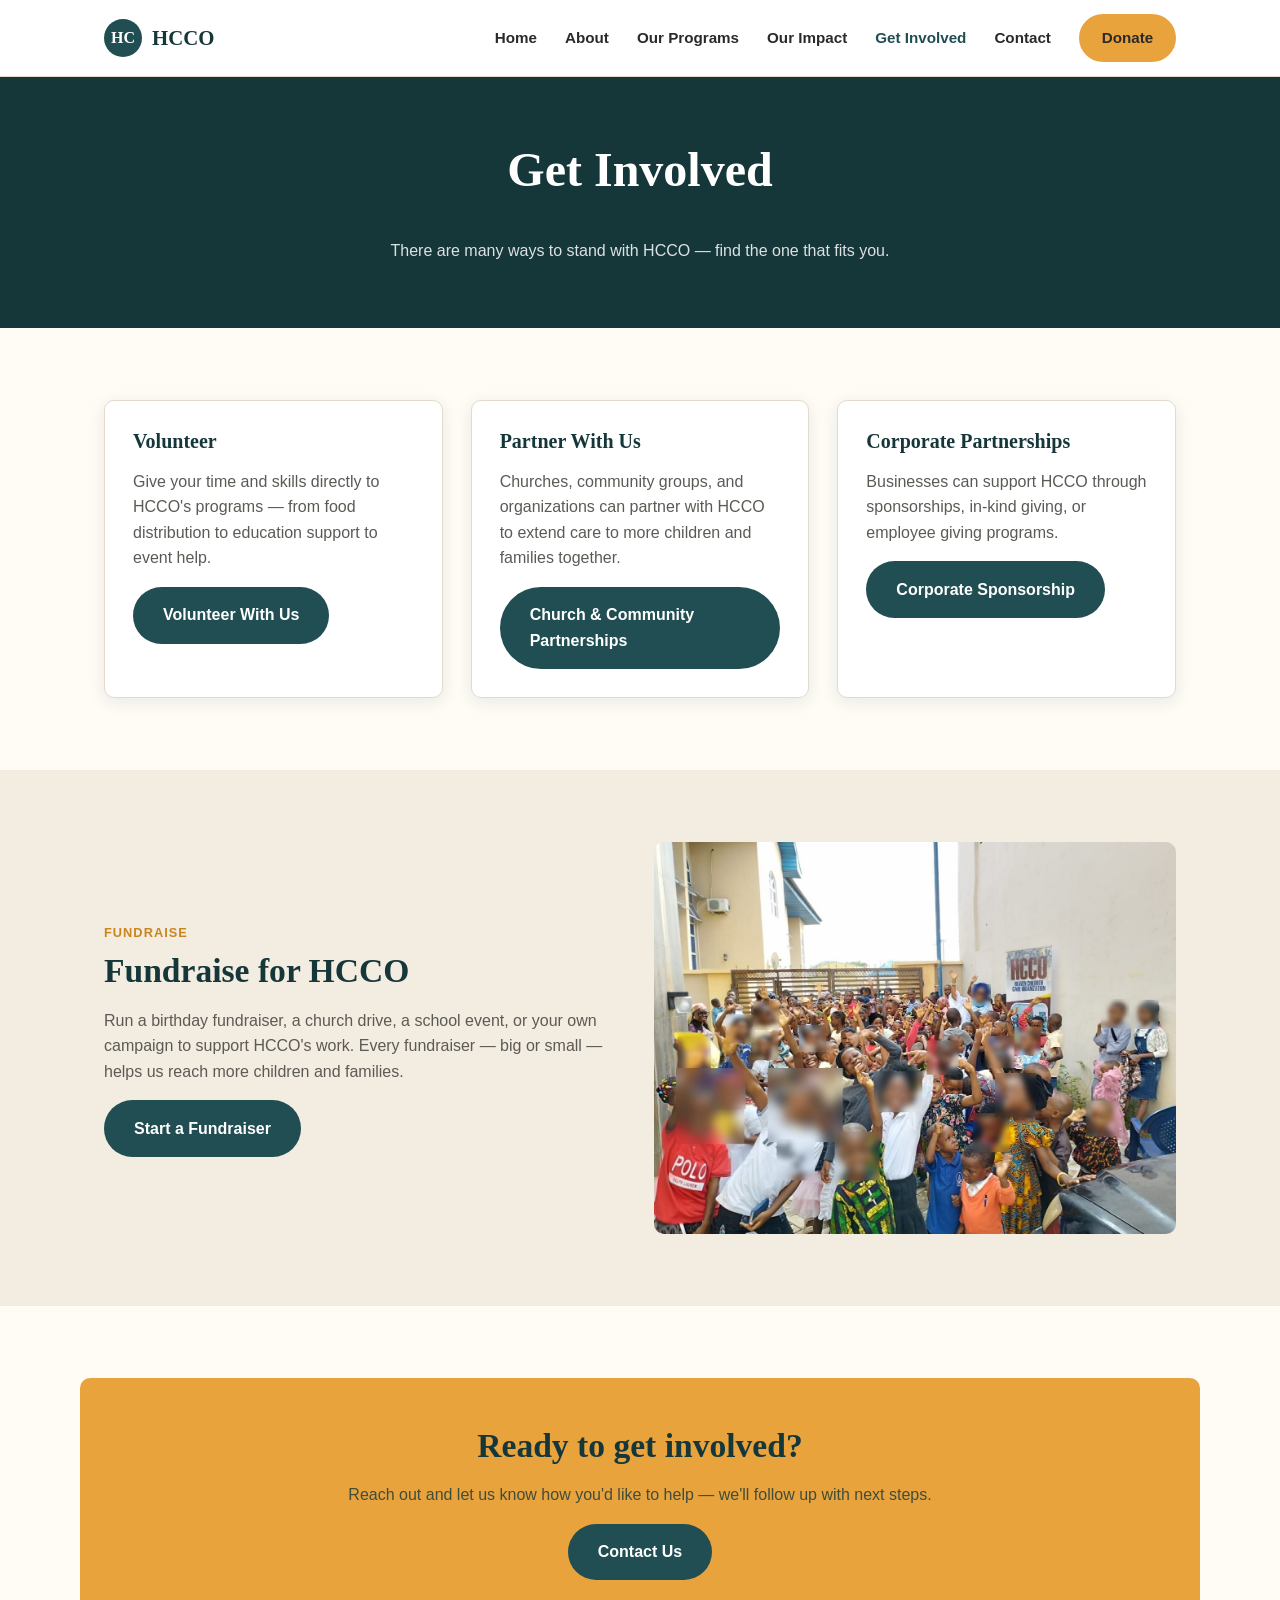
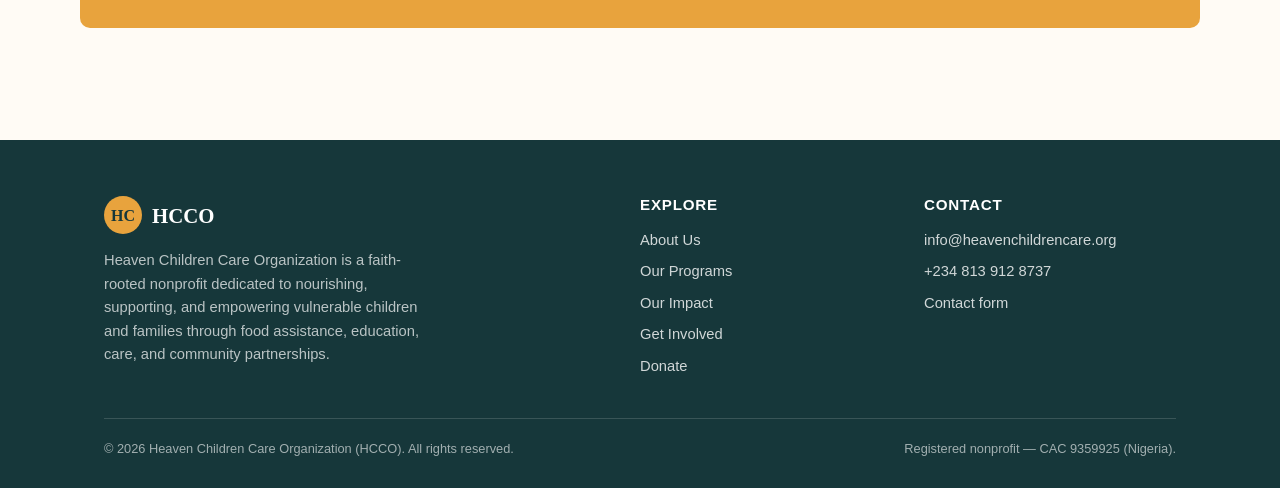
<file: get-involved.html>
<!DOCTYPE html>
<html lang="en">
<head>
<meta charset="UTF-8">
<meta name="viewport" content="width=device-width, initial-scale=1.0">
<title>Get Involved — HCCO</title>
<meta name="description" content="Volunteer, partner with, or fundraise for Heaven Children Care Organization.">
<link rel="stylesheet" href="assets/css/style.css">
</head>
<body>

<header class="site-header">
  <nav class="nav-wrap">
    <a href="index.html" class="logo"><span class="logo-mark">HC</span> HCCO</a>
    <button class="nav-toggle" aria-label="Toggle navigation" aria-expanded="false"><span></span><span></span><span></span></button>
    <ul class="nav-links">
      <li><a href="index.html">Home</a></li>
      <li><a href="about.html">About</a></li>
      <li><a href="programs.html">Our Programs</a></li>
      <li><a href="impact.html">Our Impact</a></li>
      <li><a href="get-involved.html">Get Involved</a></li>
      <li><a href="contact.html">Contact</a></li>
      <li><a href="donate.html" class="btn btn-accent">Donate</a></li>
    </ul>
  </nav>
</header>

<section class="page-hero">
  <div class="container">
    <h1>Get Involved</h1>
    <p>There are many ways to stand with HCCO — find the one that fits you.</p>
  </div>
</section>

<section>
  <div class="container grid grid-3">
    <div class="card">
      <h3>Volunteer</h3>
      <p>Give your time and skills directly to HCCO's programs — from food distribution to education support to event help.</p>
      <a href="contact.html" class="btn btn-primary">Volunteer With Us</a>
    </div>
    <div class="card">
      <h3>Partner With Us</h3>
      <p>Churches, community groups, and organizations can partner with HCCO to extend care to more children and families together.</p>
      <a href="contact.html" class="btn btn-primary">Church &amp; Community Partnerships</a>
    </div>
    <div class="card">
      <h3>Corporate Partnerships</h3>
      <p>Businesses can support HCCO through sponsorships, in-kind giving, or employee giving programs.</p>
      <a href="contact.html" class="btn btn-primary">Corporate Sponsorship</a>
    </div>
  </div>
</section>

<section class="alt">
  <div class="container grid grid-2" style="align-items:center;">
    <div>
      <span class="eyebrow">Fundraise</span>
      <h2>Fundraise for HCCO</h2>
      <p>Run a birthday fundraiser, a church drive, a school event, or your own campaign to support HCCO's work. Every fundraiser — big or small — helps us reach more children and families.</p>
      <a href="contact.html" class="btn btn-primary">Start a Fundraiser</a>
    </div>
    <div class="gallery" style="grid-template-columns:1fr;">
      <div class="ph photo"><img src="assets/img/event-crowd-1.jpg" alt="Children gathered at an HCCO community event"></div>
    </div>
  </div>
</section>

<section>
  <div class="container cta-banner">
    <h2>Ready to get involved?</h2>
    <p>Reach out and let us know how you'd like to help — we'll follow up with next steps.</p>
    <a href="contact.html" class="btn btn-primary" style="color:#fff;">Contact Us</a>
  </div>
</section>

<footer class="site-footer">
  <div class="container">
    <div class="footer-grid">
      <div>
        <div class="logo"><span class="logo-mark">HC</span> HCCO</div>
        <p>Heaven Children Care Organization is a faith-rooted nonprofit dedicated to nourishing, supporting, and empowering vulnerable children and families through food assistance, education, care, and community partnerships.</p>
      </div>
      <div>
        <h4>Explore</h4>
        <a href="about.html">About Us</a>
        <a href="programs.html">Our Programs</a>
        <a href="impact.html">Our Impact</a>
        <a href="get-involved.html">Get Involved</a>
        <a href="donate.html">Donate</a>
      </div>
      <div>
        <h4>Contact</h4>
        <a href="mailto:info@heavenchildrencare.org">info@heavenchildrencare.org</a>
        <a href="tel:+2348139128737">+234 813 912 8737</a>
        <a href="contact.html">Contact form</a>
      </div>
    </div>
    <div class="footer-bottom">
      <span>&copy; 2026 Heaven Children Care Organization (HCCO). All rights reserved.</span>
      <span>Registered nonprofit — CAC 9359925 (Nigeria).</span>
    </div>
  </div>
</footer>

<script src="assets/js/script.js"></script>
</body>
</html>
</file>
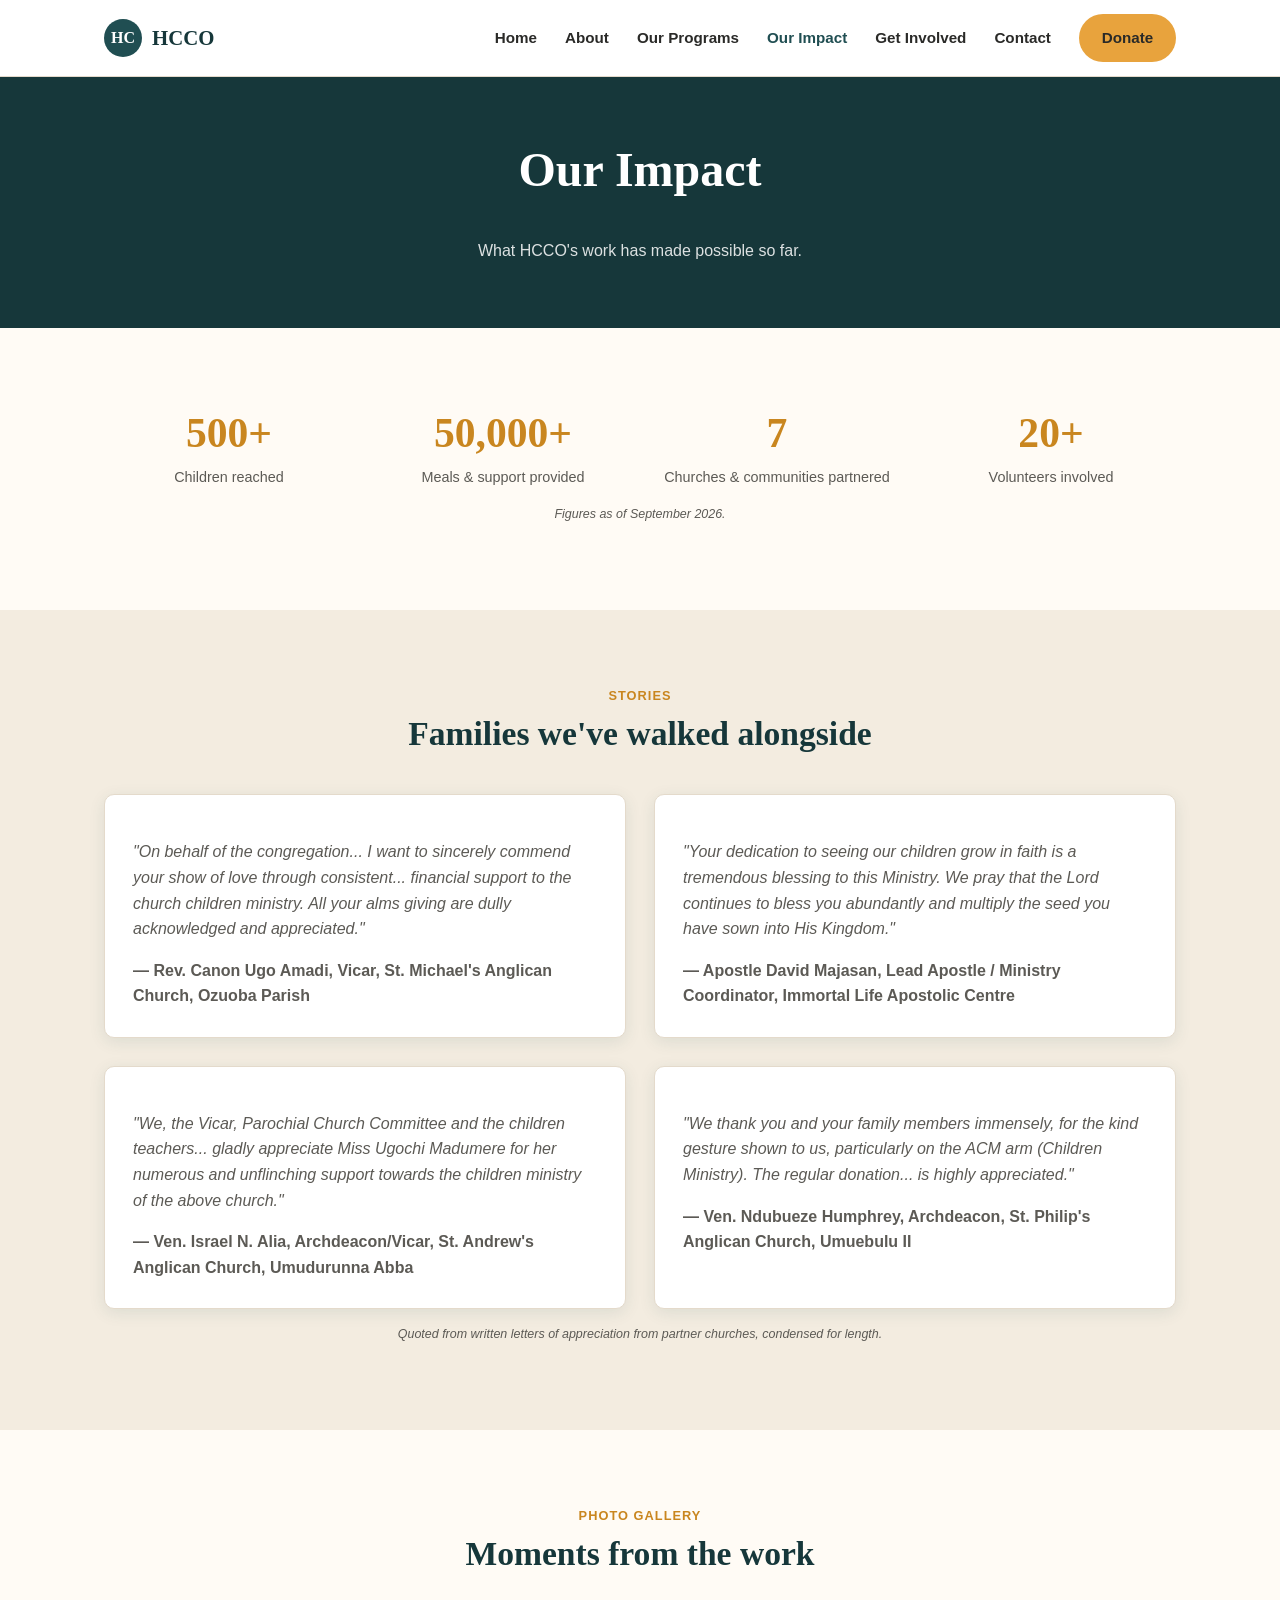
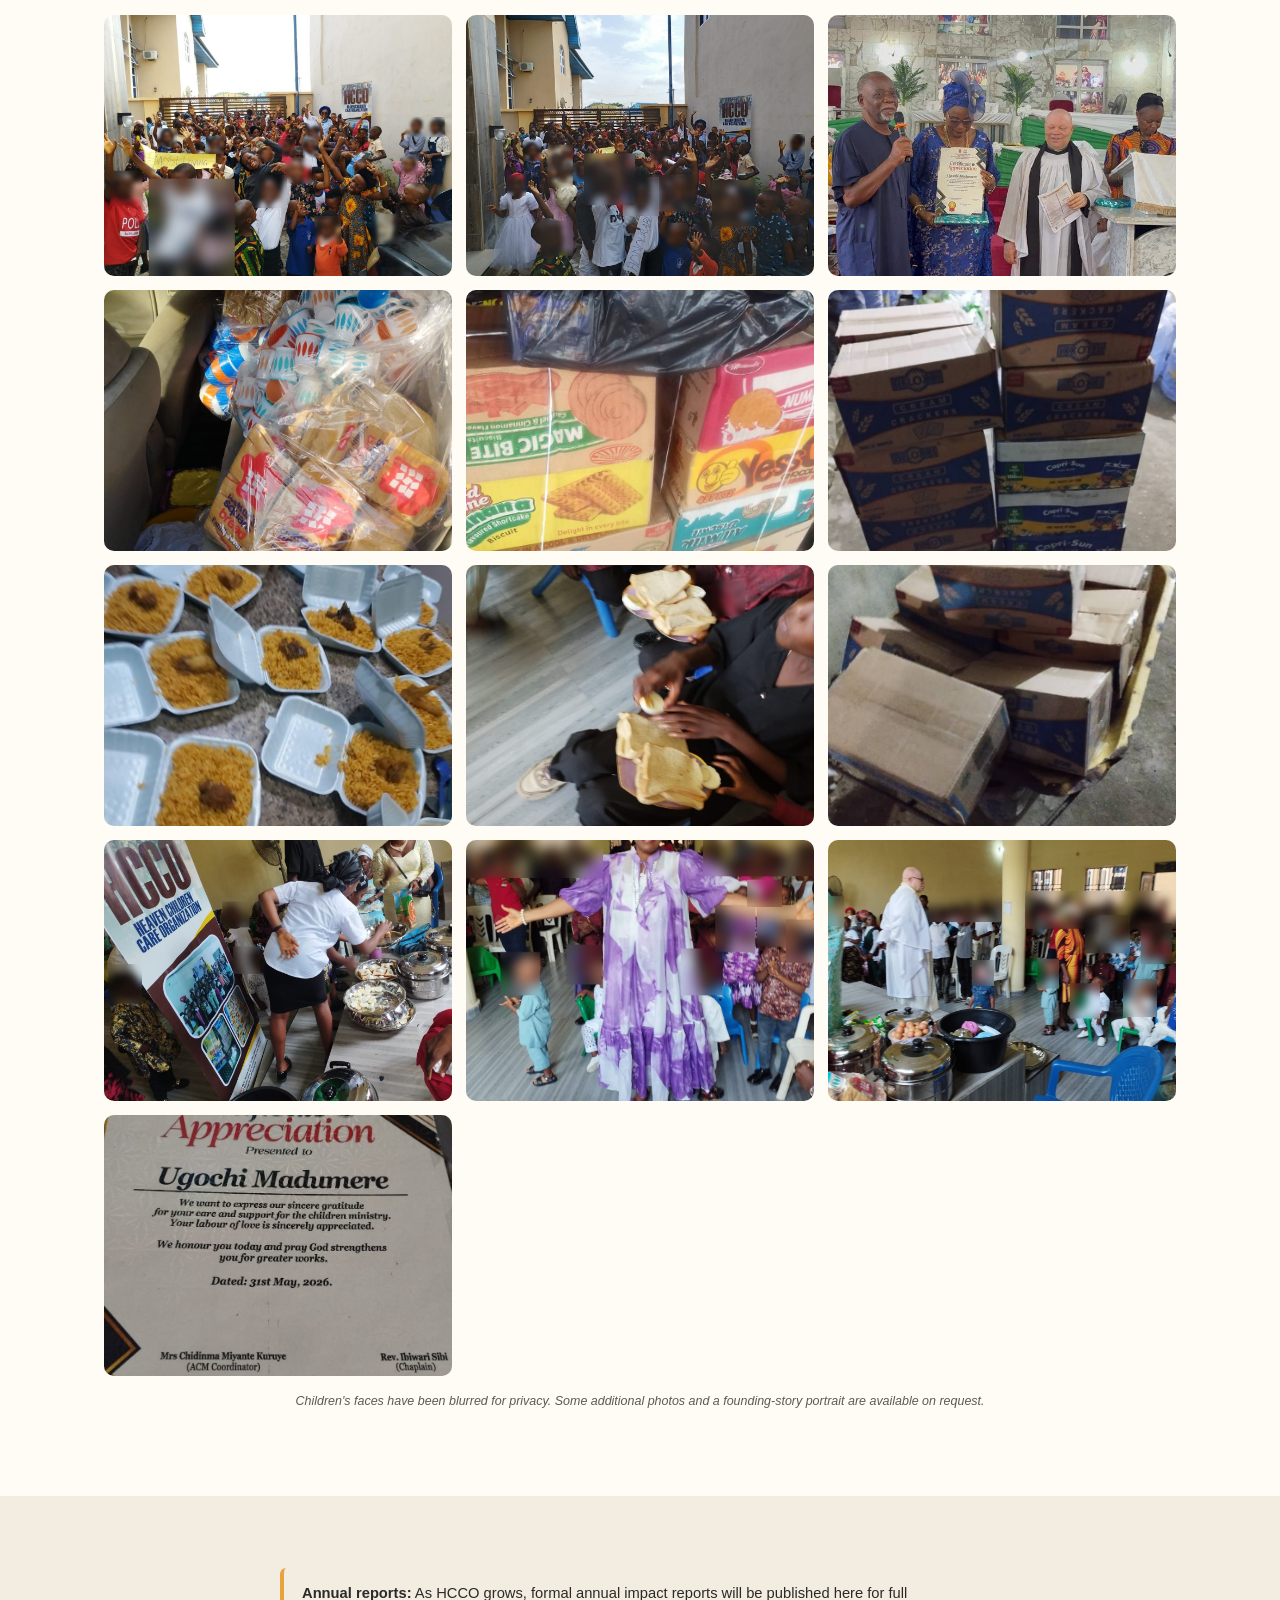
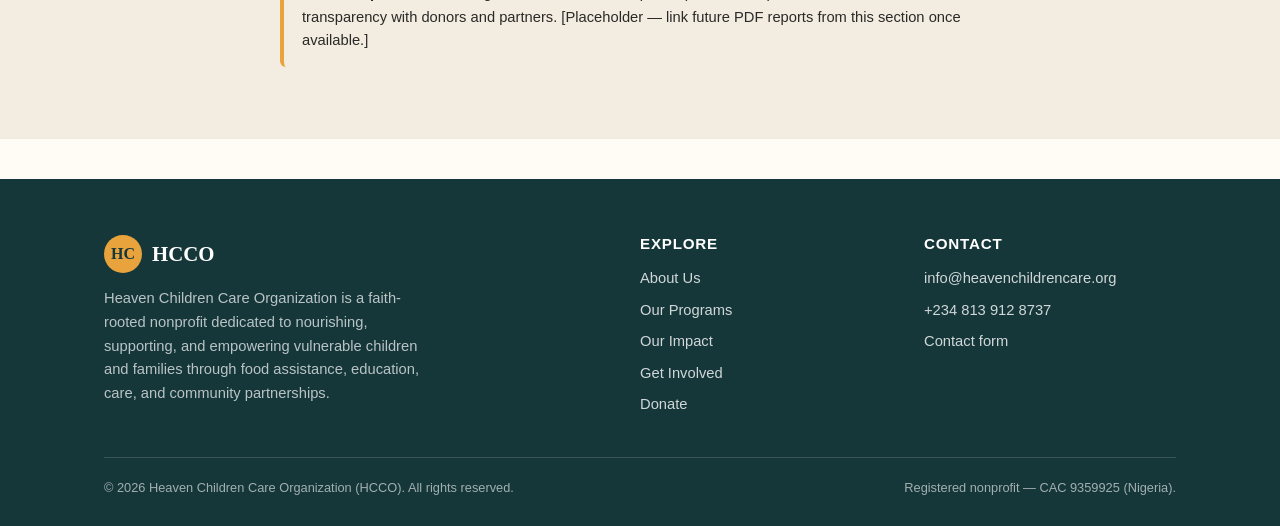
<file: impact.html>
<!DOCTYPE html>
<html lang="en">
<head>
<meta charset="UTF-8">
<meta name="viewport" content="width=device-width, initial-scale=1.0">
<title>Our Impact — HCCO</title>
<meta name="description" content="See HCCO's impact: children reached, meals provided, communities served, and stories from families we've supported.">
<link rel="stylesheet" href="assets/css/style.css">
</head>
<body>

<header class="site-header">
  <nav class="nav-wrap">
    <a href="index.html" class="logo"><span class="logo-mark">HC</span> HCCO</a>
    <button class="nav-toggle" aria-label="Toggle navigation" aria-expanded="false"><span></span><span></span><span></span></button>
    <ul class="nav-links">
      <li><a href="index.html">Home</a></li>
      <li><a href="about.html">About</a></li>
      <li><a href="programs.html">Our Programs</a></li>
      <li><a href="impact.html">Our Impact</a></li>
      <li><a href="get-involved.html">Get Involved</a></li>
      <li><a href="contact.html">Contact</a></li>
      <li><a href="donate.html" class="btn btn-accent">Donate</a></li>
    </ul>
  </nav>
</header>

<section class="page-hero">
  <div class="container">
    <h1>Our Impact</h1>
    <p>What HCCO's work has made possible so far.</p>
  </div>
</section>

<section>
  <div class="container">
    <div class="stats">
      <div class="stat"><div class="num">500+</div><div class="label">Children reached</div></div>
      <div class="stat"><div class="num">50,000+</div><div class="label">Meals &amp; support provided</div></div>
      <div class="stat"><div class="num">7</div><div class="label">Churches &amp; communities partnered</div></div>
      <div class="stat"><div class="num">20+</div><div class="label">Volunteers involved</div></div>
    </div>
    <p class="placeholder-note" style="text-align:center; margin-top:1rem;">Figures as of September 2026.</p>
  </div>
</section>

<section class="alt">
  <div class="container">
    <div class="section-head center">
      <span class="eyebrow">Stories</span>
      <h2>Families we've walked alongside</h2>
    </div>
    <div class="grid grid-2">
      <div class="card">
        <p style="font-style:italic;">"On behalf of the congregation... I want to sincerely commend your show of love through consistent... financial support to the church children ministry. All your alms giving are dully acknowledged and appreciated."</p>
        <p style="margin-bottom:0;"><strong>— Rev. Canon Ugo Amadi, Vicar, St. Michael's Anglican Church, Ozuoba Parish</strong></p>
      </div>
      <div class="card">
        <p style="font-style:italic;">"Your dedication to seeing our children grow in faith is a tremendous blessing to this Ministry. We pray that the Lord continues to bless you abundantly and multiply the seed you have sown into His Kingdom."</p>
        <p style="margin-bottom:0;"><strong>— Apostle David Majasan, Lead Apostle / Ministry Coordinator, Immortal Life Apostolic Centre</strong></p>
      </div>
      <div class="card">
        <p style="font-style:italic;">"We, the Vicar, Parochial Church Committee and the children teachers... gladly appreciate Miss Ugochi Madumere for her numerous and unflinching support towards the children ministry of the above church."</p>
        <p style="margin-bottom:0;"><strong>— Ven. Israel N. Alia, Archdeacon/Vicar, St. Andrew's Anglican Church, Umudurunna Abba</strong></p>
      </div>
      <div class="card">
        <p style="font-style:italic;">"We thank you and your family members immensely, for the kind gesture shown to us, particularly on the ACM arm (Children Ministry). The regular donation... is highly appreciated."</p>
        <p style="margin-bottom:0;"><strong>— Ven. Ndubueze Humphrey, Archdeacon, St. Philip's Anglican Church, Umuebulu II</strong></p>
      </div>
    </div>
    <p class="placeholder-note" style="text-align:center; margin-top:1rem;">Quoted from written letters of appreciation from partner churches, condensed for length.</p>
  </div>
</section>

<section>
  <div class="container">
    <div class="section-head center">
      <span class="eyebrow">Photo Gallery</span>
      <h2>Moments from the work</h2>
    </div>
    <div class="gallery">
      <div class="ph photo"><img src="assets/img/event-crowd-2.jpg" alt="Children celebrating at an HCCO event, holding a sign reading Most Loving"></div>
      <div class="ph photo"><img src="assets/img/event-crowd-3.jpg" alt="A large group of children at an HCCO gathering"></div>
      <div class="ph photo"><img src="assets/img/leader-certificate-presentation.jpg" alt="Ugochi Madumere receiving a certificate of appreciation from a partner church"></div>
      <div class="ph photo"><img src="assets/img/food-bread-cups.jpg" alt="Bread and cups packed for food distribution"></div>
      <div class="ph photo"><img src="assets/img/food-biscuit-boxes.jpg" alt="Boxes of biscuits packed for distribution"></div>
      <div class="ph photo"><img src="assets/img/food-supplies-2.jpg" alt="Food supplies packed for distribution to families in need"></div>
      <div class="ph photo"><img src="assets/img/food-boxed-meals.jpg" alt="Boxed jollof rice meals ready for distribution"></div>
      <div class="ph photo"><img src="assets/img/children-eating-bread.jpg" alt="Children holding plates of bread and eggs at an HCCO feeding event"></div>
      <div class="ph photo"><img src="assets/img/food-supplies-1.jpg" alt="Food supplies packed for distribution"></div>
      <div class="ph photo"><img src="assets/img/event-serving-scene.jpg" alt="Volunteers serving food to children at an HCCO event"></div>
      <div class="ph photo"><img src="assets/img/event-celebration-dance.jpg" alt="A guest celebrating with children at an HCCO event"></div>
      <div class="ph photo"><img src="assets/img/event-church-service.jpg" alt="Children and clergy at a church service supported by HCCO"></div>
      <div class="ph photo"><img src="assets/img/certificate-appreciation.jpg" alt="Certificate of Appreciation presented to Ugochi Madumere by St. Michael's Anglican Church, Ozuoba Parish"></div>
    </div>
    <p class="placeholder-note" style="text-align:center; margin-top:1rem;">Children's faces have been blurred for privacy. Some additional photos and a founding-story portrait are available on request.</p>
  </div>
</section>

<section class="alt">
  <div class="container">
    <div class="notice" style="max-width:720px; margin:0 auto;">
      <strong>Annual reports:</strong> As HCCO grows, formal annual impact reports will be published here for full transparency with donors and partners. [Placeholder — link future PDF reports from this section once available.]
    </div>
  </div>
</section>

<footer class="site-footer">
  <div class="container">
    <div class="footer-grid">
      <div>
        <div class="logo"><span class="logo-mark">HC</span> HCCO</div>
        <p>Heaven Children Care Organization is a faith-rooted nonprofit dedicated to nourishing, supporting, and empowering vulnerable children and families through food assistance, education, care, and community partnerships.</p>
      </div>
      <div>
        <h4>Explore</h4>
        <a href="about.html">About Us</a>
        <a href="programs.html">Our Programs</a>
        <a href="impact.html">Our Impact</a>
        <a href="get-involved.html">Get Involved</a>
        <a href="donate.html">Donate</a>
      </div>
      <div>
        <h4>Contact</h4>
        <a href="mailto:info@heavenchildrencare.org">info@heavenchildrencare.org</a>
        <a href="tel:+2348139128737">+234 813 912 8737</a>
        <a href="contact.html">Contact form</a>
      </div>
    </div>
    <div class="footer-bottom">
      <span>&copy; 2026 Heaven Children Care Organization (HCCO). All rights reserved.</span>
      <span>Registered nonprofit — CAC 9359925 (Nigeria).</span>
    </div>
  </div>
</footer>

<script src="assets/js/script.js"></script>
</body>
</html>
</file>
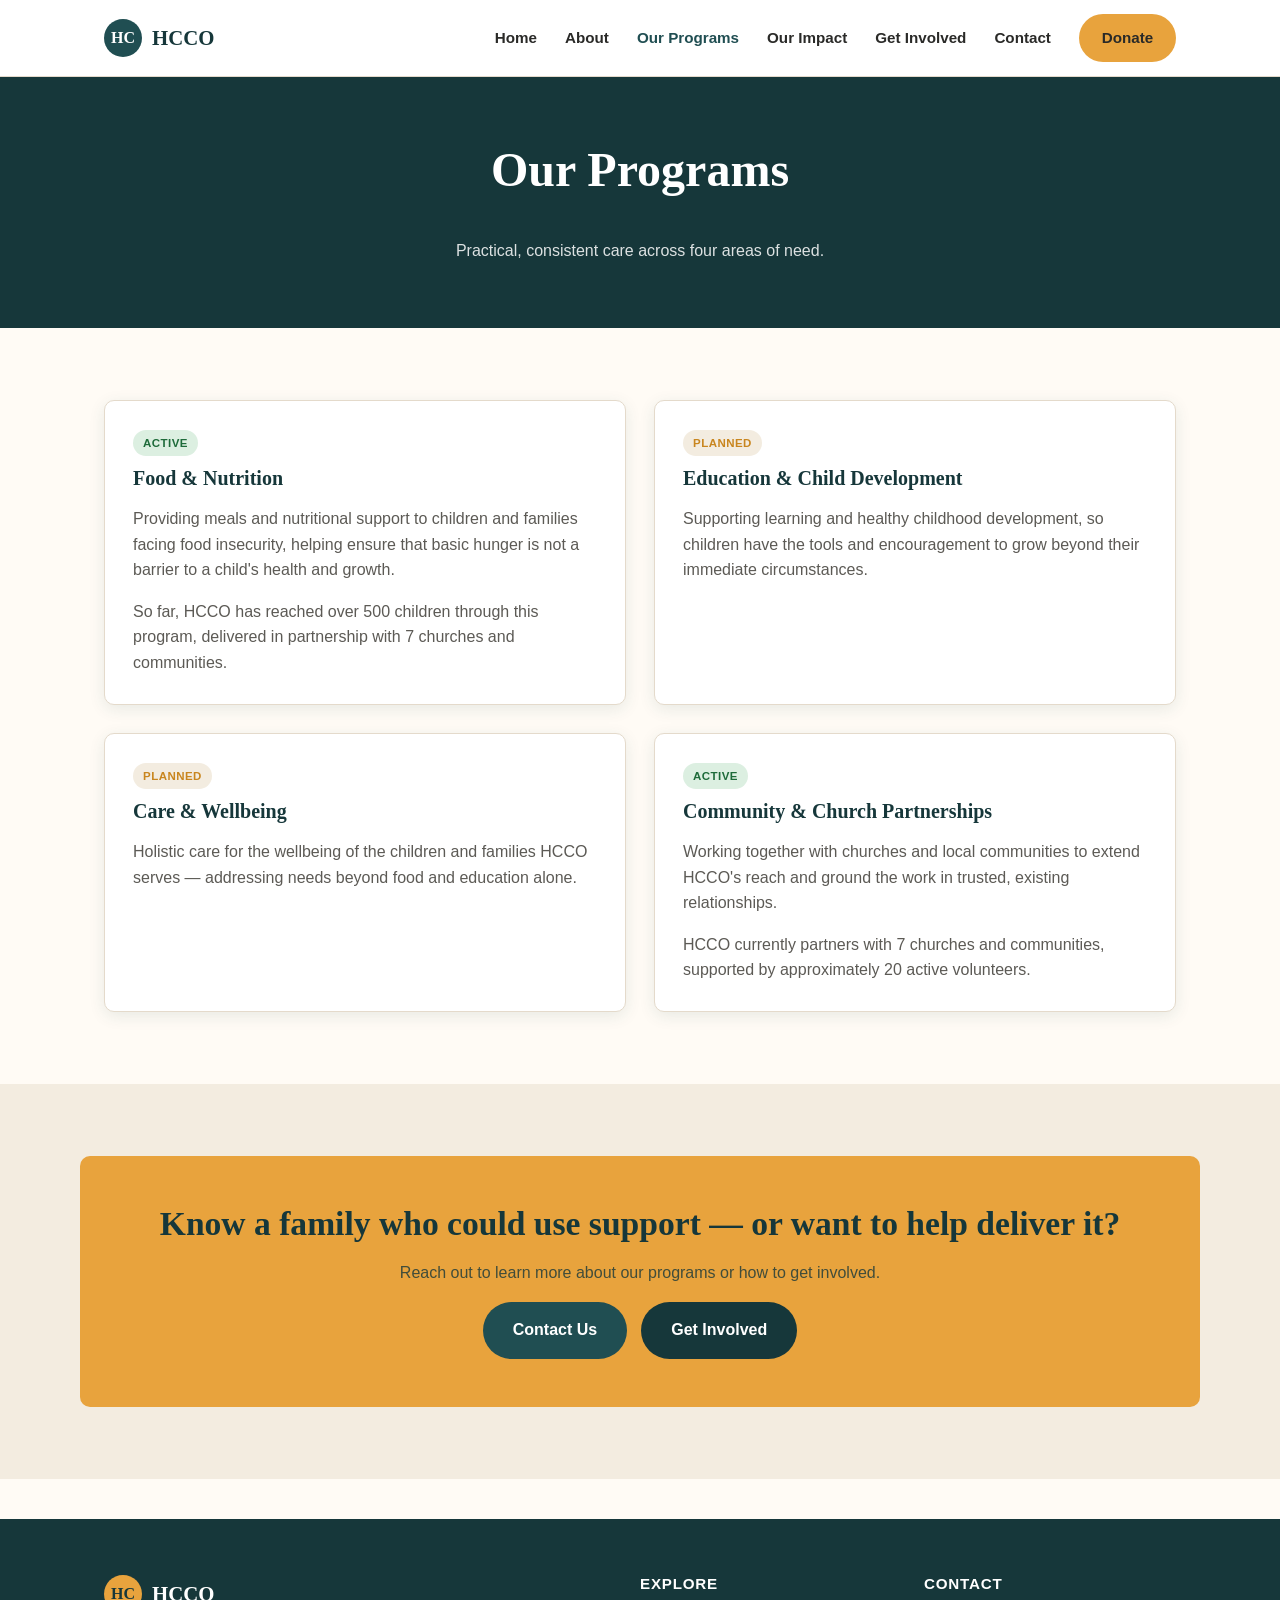
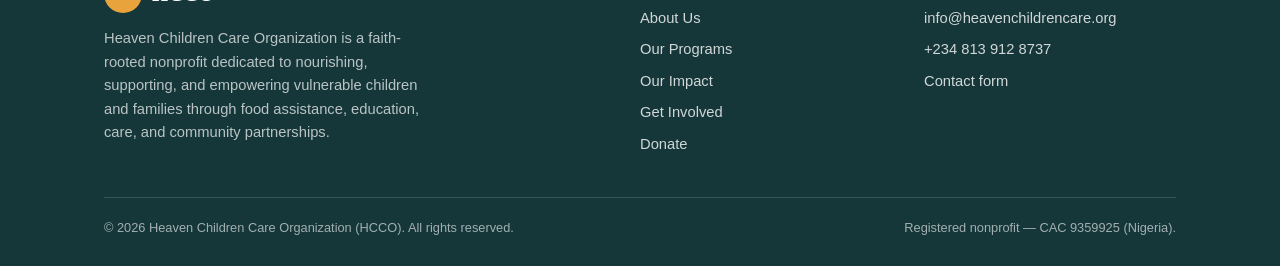
<file: programs.html>
<!DOCTYPE html>
<html lang="en">
<head>
<meta charset="UTF-8">
<meta name="viewport" content="width=device-width, initial-scale=1.0">
<title>Our Programs — HCCO</title>
<meta name="description" content="Explore HCCO's programs: Food & Nutrition, Education & Child Development, Care & Wellbeing, and Community & Church Partnerships.">
<link rel="stylesheet" href="assets/css/style.css">
</head>
<body>

<header class="site-header">
  <nav class="nav-wrap">
    <a href="index.html" class="logo"><span class="logo-mark">HC</span> HCCO</a>
    <button class="nav-toggle" aria-label="Toggle navigation" aria-expanded="false"><span></span><span></span><span></span></button>
    <ul class="nav-links">
      <li><a href="index.html">Home</a></li>
      <li><a href="about.html">About</a></li>
      <li><a href="programs.html">Our Programs</a></li>
      <li><a href="impact.html">Our Impact</a></li>
      <li><a href="get-involved.html">Get Involved</a></li>
      <li><a href="contact.html">Contact</a></li>
      <li><a href="donate.html" class="btn btn-accent">Donate</a></li>
    </ul>
  </nav>
</header>

<section class="page-hero">
  <div class="container">
    <h1>Our Programs</h1>
    <p>Practical, consistent care across four areas of need.</p>
  </div>
</section>

<section>
  <div class="container">
    <div class="grid grid-2">
      <div class="card">
        <span class="badge badge-active">Active</span>
        <h3>Food &amp; Nutrition</h3>
        <p>Providing meals and nutritional support to children and families facing food insecurity, helping ensure that basic hunger is not a barrier to a child's health and growth.</p>
        <p>So far, HCCO has reached over 500 children through this program, delivered in partnership with 7 churches and communities.</p>
      </div>
      <div class="card">
        <span class="badge badge-planned">Planned</span>
        <h3>Education &amp; Child Development</h3>
        <p>Supporting learning and healthy childhood development, so children have the tools and encouragement to grow beyond their immediate circumstances.</p>
      </div>
      <div class="card">
        <span class="badge badge-planned">Planned</span>
        <h3>Care &amp; Wellbeing</h3>
        <p>Holistic care for the wellbeing of the children and families HCCO serves — addressing needs beyond food and education alone.</p>
      </div>
      <div class="card">
        <span class="badge badge-active">Active</span>
        <h3>Community &amp; Church Partnerships</h3>
        <p>Working together with churches and local communities to extend HCCO's reach and ground the work in trusted, existing relationships.</p>
        <p>HCCO currently partners with 7 churches and communities, supported by approximately 20 active volunteers.</p>
      </div>
    </div>
  </div>
</section>

<section class="alt">
  <div class="container cta-banner">
    <h2>Know a family who could use support — or want to help deliver it?</h2>
    <p>Reach out to learn more about our programs or how to get involved.</p>
    <div class="hero-actions" style="justify-content:center;">
      <a href="contact.html" class="btn btn-primary" style="color:#fff;">Contact Us</a>
      <a href="get-involved.html" class="btn" style="background:var(--color-primary-dark); color:#fff;">Get Involved</a>
    </div>
  </div>
</section>

<footer class="site-footer">
  <div class="container">
    <div class="footer-grid">
      <div>
        <div class="logo"><span class="logo-mark">HC</span> HCCO</div>
        <p>Heaven Children Care Organization is a faith-rooted nonprofit dedicated to nourishing, supporting, and empowering vulnerable children and families through food assistance, education, care, and community partnerships.</p>
      </div>
      <div>
        <h4>Explore</h4>
        <a href="about.html">About Us</a>
        <a href="programs.html">Our Programs</a>
        <a href="impact.html">Our Impact</a>
        <a href="get-involved.html">Get Involved</a>
        <a href="donate.html">Donate</a>
      </div>
      <div>
        <h4>Contact</h4>
        <a href="mailto:info@heavenchildrencare.org">info@heavenchildrencare.org</a>
        <a href="tel:+2348139128737">+234 813 912 8737</a>
        <a href="contact.html">Contact form</a>
      </div>
    </div>
    <div class="footer-bottom">
      <span>&copy; 2026 Heaven Children Care Organization (HCCO). All rights reserved.</span>
      <span>Registered nonprofit — CAC 9359925 (Nigeria).</span>
    </div>
  </div>
</footer>

<script src="assets/js/script.js"></script>
</body>
</html>
</file>
<file: assets/css/style.css>
/* HCCO — Heaven Children Care Organization
   Shared stylesheet for all pages */

:root {
  --color-primary: #204E52;       /* deep teal - trust, stability */
  --color-primary-dark: #16373A;
  --color-accent: #E8A33D;        /* warm gold - warmth, hope */
  --color-accent-dark: #C9861F;
  --color-bg: #FFFBF5;            /* warm cream */
  --color-bg-alt: #F3ECE0;
  --color-white: #FFFFFF;
  --color-text: #2A2A28;
  --color-text-light: #5C5A55;
  --color-border: #E4DACB;
  --radius: 10px;
  --shadow: 0 4px 16px rgba(32, 78, 82, 0.10);
  --max-width: 1120px;
  --font-heading: Georgia, 'Times New Roman', serif;
  --font-body: -apple-system, BlinkMacSystemFont, 'Segoe UI', Roboto, Helvetica, Arial, sans-serif;
}

* { box-sizing: border-box; }

html { scroll-behavior: smooth; }

body {
  margin: 0;
  font-family: var(--font-body);
  color: var(--color-text);
  background: var(--color-bg);
  line-height: 1.6;
}

img { max-width: 100%; display: block; }

a { color: var(--color-primary); }

.container {
  max-width: var(--max-width);
  margin: 0 auto;
  padding: 0 24px;
}

h1, h2, h3, h4 {
  font-family: var(--font-heading);
  color: var(--color-primary-dark);
  line-height: 1.2;
  margin-top: 0;
}

h1 { font-size: clamp(2rem, 4vw, 3rem); }
h2 { font-size: clamp(1.5rem, 3vw, 2.1rem); margin-bottom: 1rem; }
h3 { font-size: 1.25rem; }

p { color: var(--color-text-light); }

.eyebrow {
  text-transform: uppercase;
  letter-spacing: 0.08em;
  font-size: 0.8rem;
  font-weight: 700;
  color: var(--color-accent-dark);
  margin-bottom: 0.5rem;
  display: inline-block;
}

/* Buttons */
.btn {
  display: inline-block;
  padding: 0.85rem 1.75rem;
  border-radius: 999px;
  font-weight: 700;
  text-decoration: none;
  font-size: 1rem;
  border: 2px solid transparent;
  cursor: pointer;
  transition: transform 0.15s ease, box-shadow 0.15s ease;
}
.btn:hover { transform: translateY(-2px); }

.btn-accent {
  background: var(--color-accent);
  color: var(--color-primary-dark);
}
.btn-accent:hover { background: var(--color-accent-dark); }

.btn-outline {
  background: transparent;
  border-color: var(--color-white);
  color: var(--color-white);
}
.btn-outline:hover { background: rgba(255,255,255,0.12); }

.btn-primary {
  background: var(--color-primary);
  color: var(--color-white);
}
.btn-primary:hover { background: var(--color-primary-dark); }

/* Header / Nav */
.site-header {
  position: sticky;
  top: 0;
  z-index: 50;
  background: var(--color-white);
  border-bottom: 1px solid var(--color-border);
}
.nav-wrap {
  display: flex;
  align-items: center;
  justify-content: space-between;
  padding: 14px 24px;
  max-width: var(--max-width);
  margin: 0 auto;
}
.logo {
  display: flex;
  align-items: center;
  gap: 10px;
  font-family: var(--font-heading);
  font-weight: 700;
  font-size: 1.3rem;
  color: var(--color-primary-dark);
  text-decoration: none;
}
.logo-mark {
  width: 38px;
  height: 38px;
  border-radius: 50%;
  background: var(--color-primary);
  color: var(--color-white);
  display: flex;
  align-items: center;
  justify-content: center;
  font-family: var(--font-heading);
  font-weight: 700;
  font-size: 1rem;
}
.nav-links {
  display: flex;
  align-items: center;
  gap: 28px;
  list-style: none;
  margin: 0;
  padding: 0;
}
.nav-links a {
  text-decoration: none;
  color: var(--color-text);
  font-weight: 600;
  font-size: 0.95rem;
}
.nav-links a:hover,
.nav-links a[aria-current="page"] { color: var(--color-primary); }
.nav-links .btn-accent { padding: 0.6rem 1.3rem; }

.nav-toggle {
  display: none;
  background: none;
  border: none;
  cursor: pointer;
  padding: 8px;
}
.nav-toggle span {
  display: block;
  width: 24px;
  height: 2px;
  background: var(--color-primary-dark);
  margin: 5px 0;
}

@media (max-width: 860px) {
  .nav-toggle { display: block; }
  .nav-links {
    position: absolute;
    top: 100%;
    left: 0;
    right: 0;
    background: var(--color-white);
    flex-direction: column;
    align-items: flex-start;
    padding: 16px 24px 24px;
    gap: 16px;
    border-bottom: 1px solid var(--color-border);
    display: none;
  }
  .nav-links.open { display: flex; }
  .nav-links .btn-accent { margin-top: 8px; }
}

/* Hero */
.hero {
  background: linear-gradient(160deg, var(--color-primary) 0%, var(--color-primary-dark) 100%);
  color: var(--color-white);
  padding: 90px 24px 80px;
}
.hero .container { max-width: 760px; }
.hero p.lead {
  color: rgba(255,255,255,0.88);
  font-size: 1.15rem;
  margin-bottom: 2rem;
}
.hero-actions { display: flex; gap: 14px; flex-wrap: wrap; }

.page-hero {
  background: var(--color-primary-dark);
  color: var(--color-white);
  padding: 64px 24px;
  text-align: center;
}
.page-hero h1 { color: var(--color-white); }
.page-hero p { color: rgba(255,255,255,0.85); max-width: 640px; margin: 0.75rem auto 0; }

/* Sections */
section { padding: 72px 0; }
section.alt { background: var(--color-bg-alt); }
.section-head { max-width: 680px; margin-bottom: 2.5rem; }
.section-head.center { margin-left: auto; margin-right: auto; text-align: center; }

/* Grids / Cards */
.grid {
  display: grid;
  gap: 28px;
}
.grid-2 { grid-template-columns: repeat(2, 1fr); }
.grid-3 { grid-template-columns: repeat(3, 1fr); }
.grid-4 { grid-template-columns: repeat(4, 1fr); }
@media (max-width: 860px) {
  .grid-2, .grid-3, .grid-4 { grid-template-columns: 1fr; }
}

.card {
  background: var(--color-white);
  border: 1px solid var(--color-border);
  border-radius: var(--radius);
  padding: 28px;
  box-shadow: var(--shadow);
}
.card h3 { margin-bottom: 0.5rem; }
.card p:last-child { margin-bottom: 0; }

.badge {
  display: inline-block;
  font-size: 0.72rem;
  font-weight: 700;
  text-transform: uppercase;
  letter-spacing: 0.04em;
  padding: 4px 10px;
  border-radius: 999px;
  margin-bottom: 10px;
}
.badge-active { background: #DCEFE1; color: #1E6B3A; }
.badge-planned { background: #F3ECE0; color: var(--color-accent-dark); }

/* Stats */
.stats {
  display: grid;
  grid-template-columns: repeat(4, 1fr);
  gap: 24px;
  text-align: center;
}
@media (max-width: 720px) { .stats { grid-template-columns: repeat(2, 1fr); } }
.stat .num {
  font-family: var(--font-heading);
  font-size: clamp(1.8rem, 4vw, 2.6rem);
  color: var(--color-accent-dark);
  font-weight: 700;
}
.stat .label {
  color: var(--color-text-light);
  font-size: 0.9rem;
}
.placeholder-note {
  font-size: 0.78rem;
  color: var(--color-text-light);
  font-style: italic;
}

/* Photo gallery */
.gallery {
  display: grid;
  grid-template-columns: repeat(3, 1fr);
  gap: 14px;
}
@media (max-width: 720px) { .gallery { grid-template-columns: repeat(2, 1fr); } }
.gallery .ph {
  aspect-ratio: 4 / 3;
  background: var(--color-bg-alt);
  border: 1px dashed var(--color-border);
  border-radius: var(--radius);
  display: flex;
  align-items: center;
  justify-content: center;
  color: var(--color-text-light);
  font-size: 0.8rem;
  text-align: center;
  padding: 10px;
}
.gallery .photo,
.ph.photo {
  aspect-ratio: 4 / 3;
  border-radius: var(--radius);
  overflow: hidden;
  border: none;
  padding: 0;
  display: block;
}
.gallery .photo img,
.ph.photo img {
  width: 100%;
  height: 100%;
  object-fit: cover;
  display: block;
}

/* CTA banner */
.cta-banner {
  background: var(--color-accent);
  color: var(--color-primary-dark);
  border-radius: var(--radius);
  padding: 48px;
  text-align: center;
}
.cta-banner h2 { color: var(--color-primary-dark); }
.cta-banner p { color: rgba(22,55,58,0.8); }

/* Forms */
form { max-width: 560px; }
.field { margin-bottom: 18px; }
label { display: block; font-weight: 600; margin-bottom: 6px; font-size: 0.9rem; }
input, textarea {
  width: 100%;
  padding: 12px 14px;
  border: 1px solid var(--color-border);
  border-radius: 8px;
  font-family: inherit;
  font-size: 1rem;
  background: var(--color-white);
}
input:focus, textarea:focus { outline: 2px solid var(--color-primary); }
textarea { resize: vertical; min-height: 120px; }

.notice {
  background: var(--color-bg-alt);
  border-left: 4px solid var(--color-accent);
  padding: 14px 18px;
  border-radius: 6px;
  font-size: 0.92rem;
  margin: 1.5rem 0;
}

/* Footer */
.site-footer {
  background: var(--color-primary-dark);
  color: rgba(255,255,255,0.85);
  padding: 56px 0 28px;
  margin-top: 40px;
}
.footer-grid {
  display: grid;
  grid-template-columns: 2fr 1fr 1fr;
  gap: 32px;
  margin-bottom: 32px;
}
@media (max-width: 720px) { .footer-grid { grid-template-columns: 1fr; } }
.site-footer h4 {
  color: var(--color-white);
  font-family: var(--font-body);
  font-size: 0.95rem;
  text-transform: uppercase;
  letter-spacing: 0.05em;
  margin-bottom: 14px;
}
.site-footer a {
  color: rgba(255,255,255,0.8);
  text-decoration: none;
  display: block;
  margin-bottom: 8px;
  font-size: 0.92rem;
}
.site-footer a:hover { color: var(--color-accent); }
.site-footer .logo { color: var(--color-white); margin-bottom: 14px; }
.site-footer .logo .logo-mark { background: var(--color-accent); color: var(--color-primary-dark); }
.site-footer p { color: rgba(255,255,255,0.7); max-width: 320px; font-size: 0.92rem; }
.footer-bottom {
  border-top: 1px solid rgba(255,255,255,0.15);
  padding-top: 20px;
  font-size: 0.8rem;
  color: rgba(255,255,255,0.6);
  display: flex;
  justify-content: space-between;
  flex-wrap: wrap;
  gap: 10px;
}
</file>
